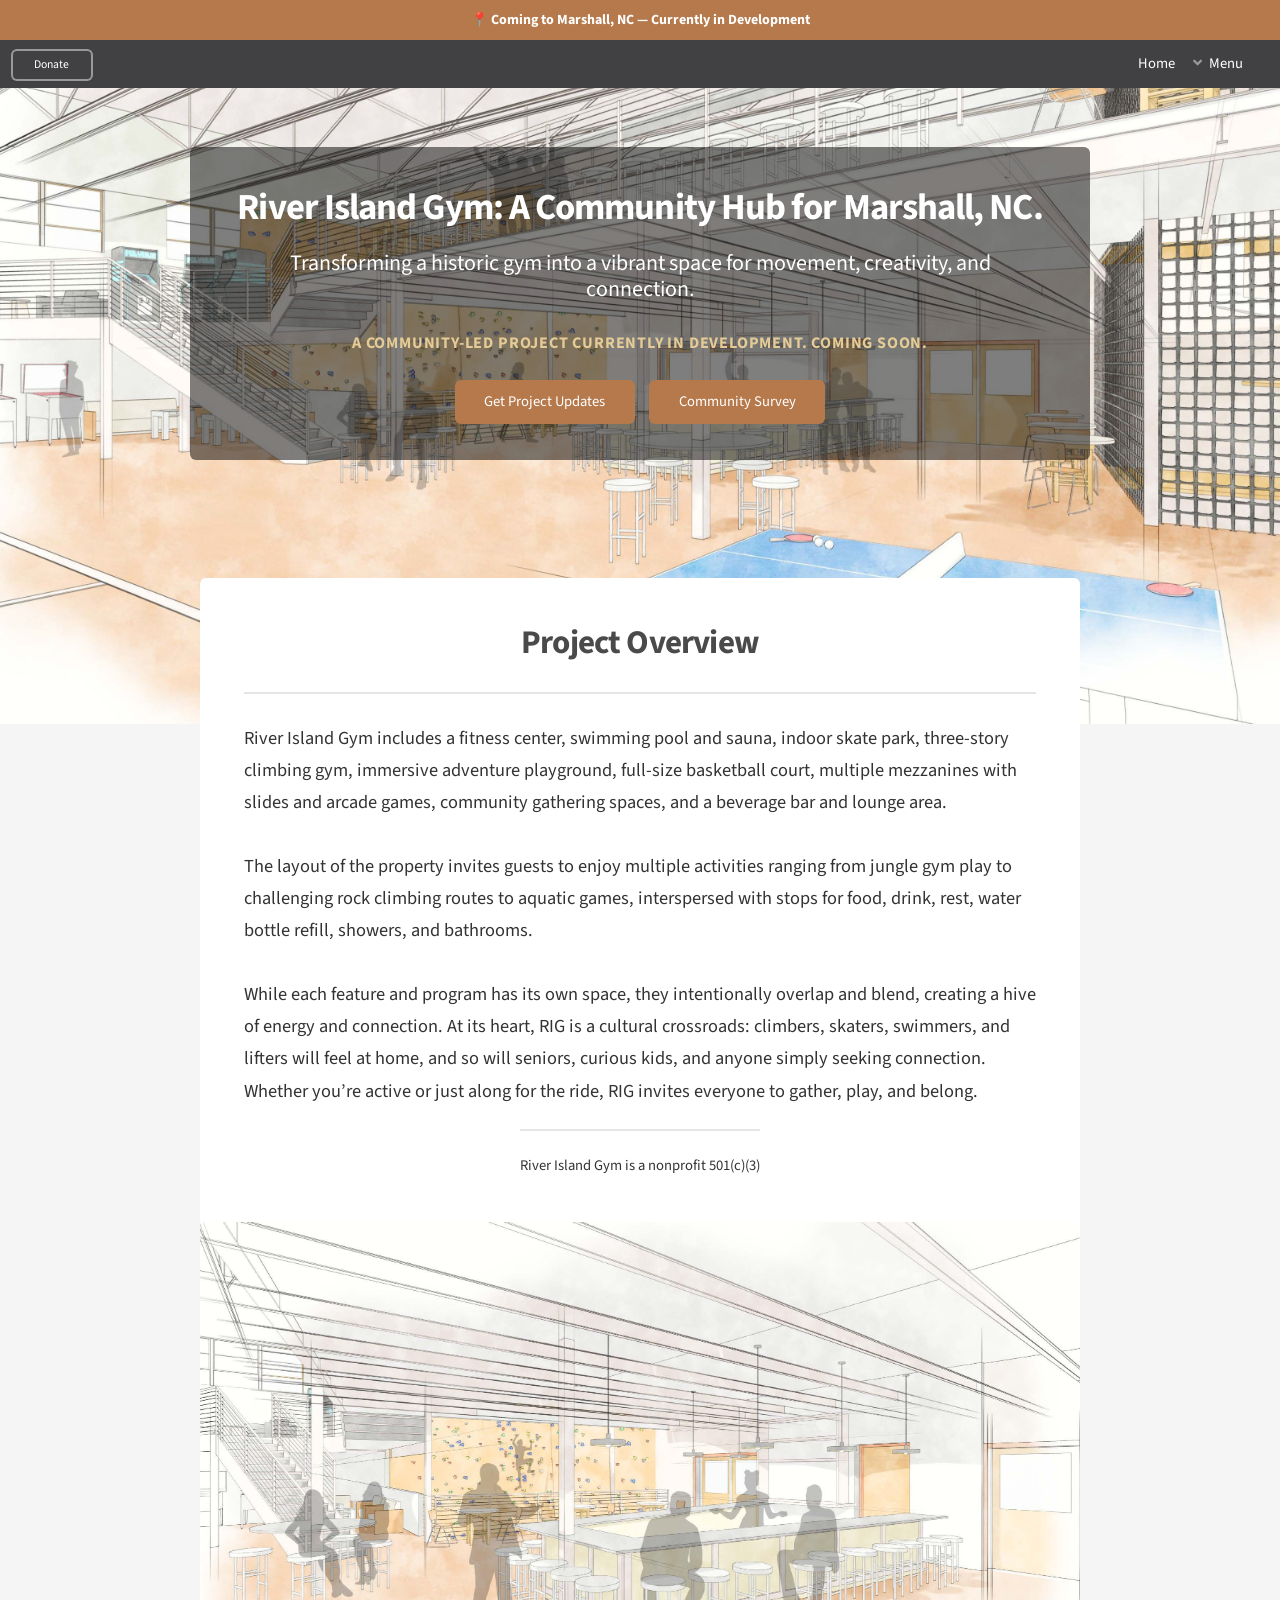
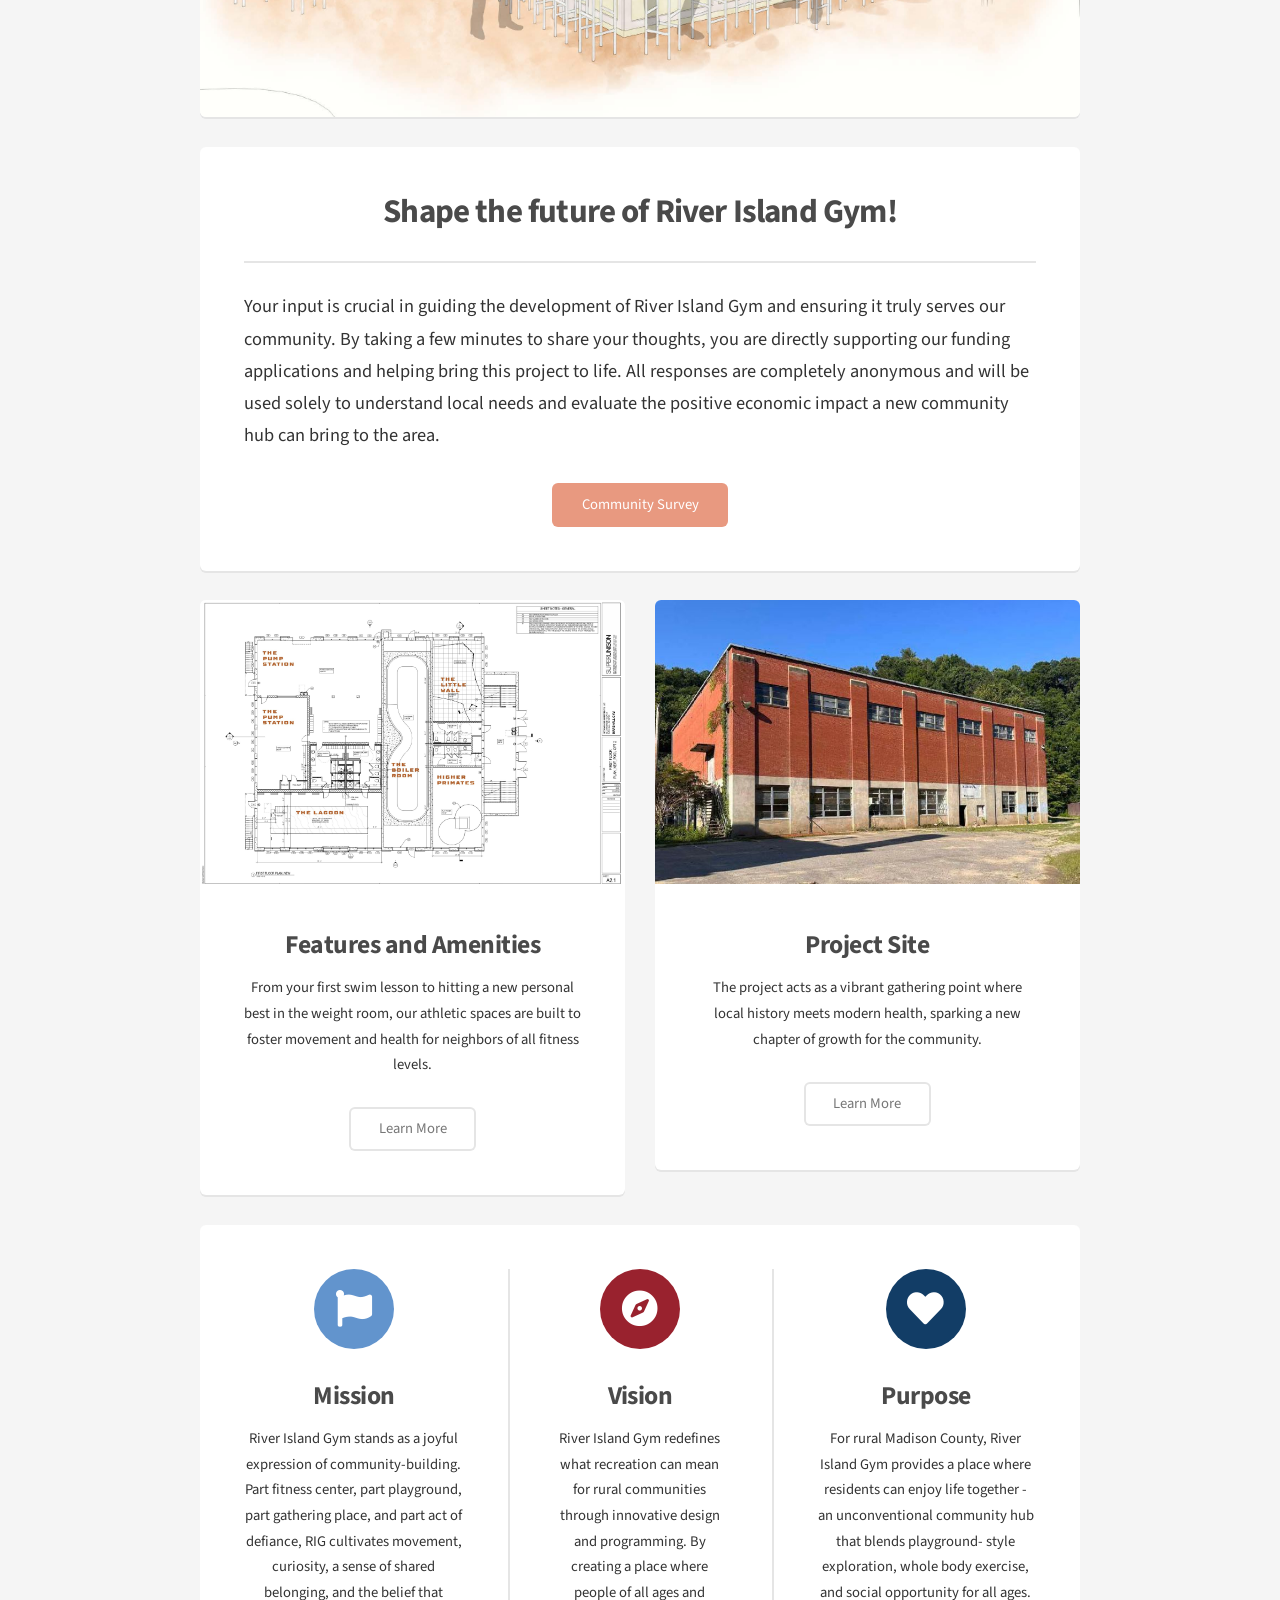
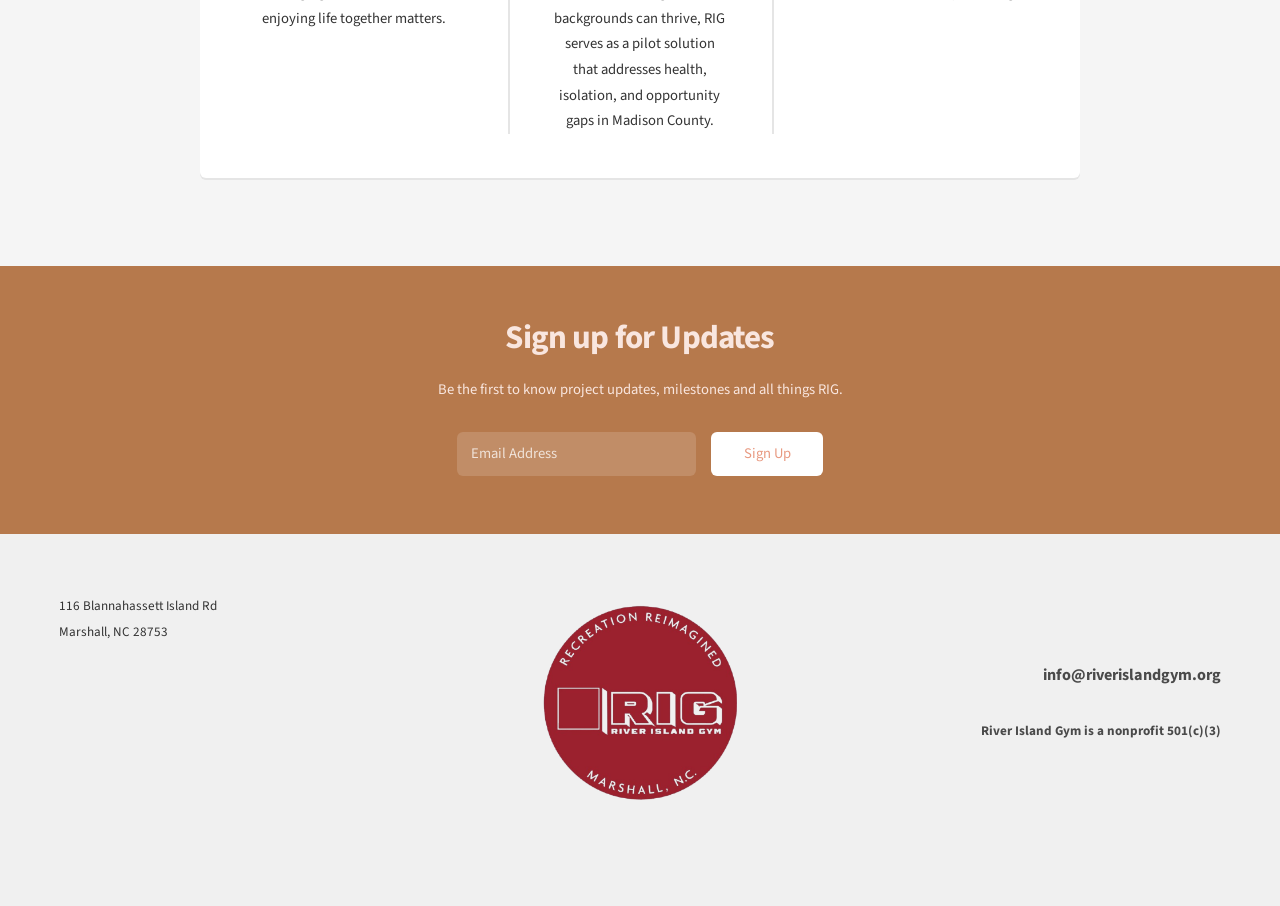
<file: index.html>
<!DOCTYPE HTML>
<!--
	River Island Gym
-->
<html lang="en">
	<head>
		<title>River Island Gym | Marshall, NC Fitness & Community Center</title>
		<meta charset="utf-8" />
		<meta name="viewport" content="width=device-width, initial-scale=1" />
		<meta name="description" content="River Island Gym is a nonprofit community hub in Marshall, NC featuring a fitness center, skate park, climbing wall, pool, and more." />
		<meta property="og:title" content="River Island Gym | Marshall, NC Fitness & Community Center" />
		<meta property="og:description" content="River Island Gym is a nonprofit community hub in Marshall, NC featuring a fitness center, skate park, climbing wall, pool, and more." />
		<meta property="og:image" content="https://www.riverislandgym.org/images/top_banner.jpg" />
		<meta property="og:url" content="https://www.riverislandgym.org/" />
		<meta property="og:type" content="website" />
		<link rel="icon" href="images/favicon.png" type="image/png" />
		<link rel="stylesheet" href="assets/css/main.css" />
			<!-- Google tag (gtag.js) -->
		<script async src="https://www.googletagmanager.com/gtag/js?id=G-6VCPHJTY31"></script>
		<script>
		window.dataLayer = window.dataLayer || [];
		function gtag(){dataLayer.push(arguments);}
		gtag('js', new Date());

		gtag('config', 'G-6VCPHJTY31');
		</script>
	</head>

	<body class="landing is-preload">

		<!-- Announcement Bar -->
			<div id="announcement-bar">
				📍 Coming to Marshall, NC — Currently in Development
			</div>

		<div id="page-wrapper">

			<!-- Header -->
				<header id="header">
					<ul class="header-left-nav">
						<li><a href="donate.html" class="button primary small">Donate</a></li>
					</ul>
					<nav id="nav">
						<ul>
							<li><a href="index.html">Home</a></li>
							<li>
								<a href="#" class="icon solid fa-angle-down">Menu</a>
								<ul>
									<li><a href="spaces.html">Property Features</a></li>
									<li><a href="site.html">Project Site</a></li>
									<li><a href="donate.html">Donate</a></li>
								</ul>
							</li>
						</ul>
					</nav>
				</header>

			<!-- Banner -->
				<section id="banner">
					<div class="content">
						<h1>River Island Gym: A Community Hub for Marshall, NC.</h1>
						<p class="sub-headline">Transforming a historic gym into a vibrant space for movement, creativity, and connection.</p>
						<p class="status-line">A community-led project currently in development. Coming soon.</p>
						<ul class="actions special">
							<li><a href="#cta" class="button primary">Get Project Updates</a></li>
							<li><a href="https://docs.google.com/forms/d/1VFCCfAhdwCK-usRBd5XWWmXsT6wQdbaxqTZ0bWMytRU/viewform?pli=1&pli=1&edit_requested=true" class="button primary" target="_blank" rel="noopener noreferrer">Community Survey</a></li>
						</ul>
					</div>
				</section>

			<!-- Main -->
				<section id="main" class="container">

					<section class="box special">
						<header class="major">
							<h2>Project Overview</h2>
							<p>River Island Gym includes a fitness center, swimming pool and sauna, indoor skate park, three-story climbing
							gym, immersive adventure playground, full-size basketball court, multiple mezzanines with slides and arcade
							games, community gathering spaces, and a beverage bar and lounge area.<br><br>
							The layout of the property invites guests to enjoy multiple activities ranging from jungle gym play to challenging
							rock climbing routes to aquatic games, interspersed with stops for food, drink, rest, water bottle refill, showers,
							and bathrooms.<br><br>
							While each feature and program has its own space, they intentionally overlap and blend, creating a hive of
							energy and connection. At its heart, RIG is a cultural crossroads: climbers, skaters, swimmers, and lifters will
							feel at home, and so will seniors, curious kids, and anyone simply seeking connection. Whether you’re active or
							just along for the ride, RIG invites everyone to gather, play, and belong.
							</p>
							<p>River Island Gym is a nonprofit 501(c)(3)</p>
						</header>
						<span class="image featured"><img src="images/sandbar.jpg" alt="River Island Gym Sandbar lounge area" /></span>
					</section>

					<section class="box special">
						<header class="major">
							<h2>Shape the future of River Island Gym!</h2>
							<p>Your input is crucial in guiding the development of River Island Gym and ensuring it truly serves our community. By taking a few minutes to share your thoughts, you are directly supporting our funding applications and helping bring this project to life. All responses are completely anonymous and will be used solely to understand local needs and evaluate the positive economic impact a new community hub can bring to the area.<br><br></p>
						</header>
						<ul class="actions special">
							<li><a href="https://docs.google.com/forms/d/1VFCCfAhdwCK-usRBd5XWWmXsT6wQdbaxqTZ0bWMytRU/viewform?pli=1&pli=1&edit_requested=true" class="button primary" target="_blank" rel="noopener noreferrer">Community Survey</a></li>
						</ul>
					</section>

					<div class="row">
						<div class="col-6 col-12-narrower">

							<section class="box special">
								<span class="image featured fixed-ratio"><img src="images/architectual_drawing.jpg" alt="River Island Gym features and amenities" /></span>
								<h3>Features and Amenities</h3>
								<p>From your first swim lesson to hitting a new personal best in the weight room, our athletic spaces are built to foster movement and health for neighbors of all fitness levels.</p>
								<ul class="actions special">
									<li><a href="spaces.html" class="button alt">Learn More</a></li>
								</ul>
							</section>

						</div>
						<div class="col-6 col-12-narrower">

							<section class="box special">
								<span class="image featured fixed-ratio"><img src="images/current_building.jpg" alt="Current historic building exterior of River Island Gym" /></span>
								<h3>Project Site</h3>
								<p>The project acts as a vibrant gathering point where local history meets modern health, sparking a new chapter of growth for the community.</p>
								<ul class="actions special">
									<li><a href="site.html" class="button alt">Learn More</a></li>
								</ul>
							</section>

						</div>
					</div>

					<section class="box special features">
						<div class="features-row">
							<section>
								<span class="icon solid major fa-flag accent4"></span>
								<h3>Mission</h3>
								<p>River Island Gym stands as a joyful expression of community-building. Part fitness center, part playground, part gathering place, and part act of defiance, RIG cultivates movement, curiosity, a sense of shared belonging, and the belief that enjoying life together matters.</p>
							</section>
							<section>
								<span class="icon solid major fa-compass accent2"></span>
								<h3>Vision</h3>
								<p>River Island Gym redefines what recreation can mean for rural communities through innovative design and programming. By creating a place where people of all ages and backgrounds can thrive, RIG serves as a pilot solution that addresses health, isolation, and opportunity gaps in Madison County.</p>
							</section>
							<section>
								<span class="icon solid major fa-heart accent3"></span>
								<h3>Purpose</h3>
								<p>For rural Madison County, River Island Gym provides a place where residents can enjoy life together - an unconventional community hub that blends playground- style exploration, whole body exercise, and social opportunity for all ages.</p>
							</section>
						</div>
					</section>

				</section>

			<!-- CTA -->
				<section id="cta">

					<h2>Sign up for Updates</h2>
					<p>Be the first to know project updates, milestones and all things RIG.</p>

					<form method="POST" action="https://api.web3forms.com/submit">
						<input type="hidden" name="access_key" value="9e22d08b-8946-438e-a63d-2a989fbc5acf">
						
						<!-- Honeypot Spam Protection -->
						<input type="checkbox" name="botcheck" class="hidden" style="display: none;">
						<div class="row gtr-50 gtr-uniform">
							<div class="col-8 col-12-mobilep">
								<input type="email" name="email" id="email" placeholder="Email Address" required />
							</div>
							<div class="col-4 col-12-mobilep">
								<input type="submit" value="Sign Up" class="fit" />
							</div>
						</div>
					</form>

				</section>

			<!-- Footer -->
				<footer id="footer">
					<div class="footer-location">
						<p>116 Blannahassett Island Rd<br>Marshall, NC 28753</p>
						<iframe src="https://maps.google.com/maps?q=116%20Blannahassett%20Island%20Rd,%20Marshall,%20NC%2028753&t=&z=13&ie=UTF8&iwloc=&output=embed" width="100%" height="150" style="border:0; border-radius: 6px; margin-top: 1em;" allowfullscreen="" loading="lazy"></iframe>
					</div>
					<div class="footer-logo">
						<img src="images/rig_red_circle.png" alt="River Island Gym Logo" />
					</div>
					<div class="footer-contact">
						<!--
						<ul class="icons">
							<li><a href="#" class="icon brands fa-twitter"><span class="label">Twitter</span></a></li>
							<li><a href="#" class="icon brands fa-facebook-f"><span class="label">Facebook</span></a></li>
							<li><a href="#" class="icon brands fa-instagram"><span class="label">Instagram</span></a></li>
						</ul>
						-->
						<h4><a href="mailto:info@riverislandgym.org">info@riverislandgym.org</a></h4>
						<br><h5>River Island Gym is a nonprofit 501(c)(3)</h5>
					</div>
	
				</footer>

		</div>

		<!-- Scripts -->
			<script src="assets/js/jquery.min.js"></script>
			<script src="assets/js/jquery.dropotron.min.js"></script>
			<script src="assets/js/jquery.scrollex.min.js"></script>
			<script src="assets/js/browser.min.js"></script>
			<script src="assets/js/breakpoints.min.js"></script>
			<script src="assets/js/util.js"></script>
			<script src="assets/js/main.js"></script>

	</body>
</html>
</file>
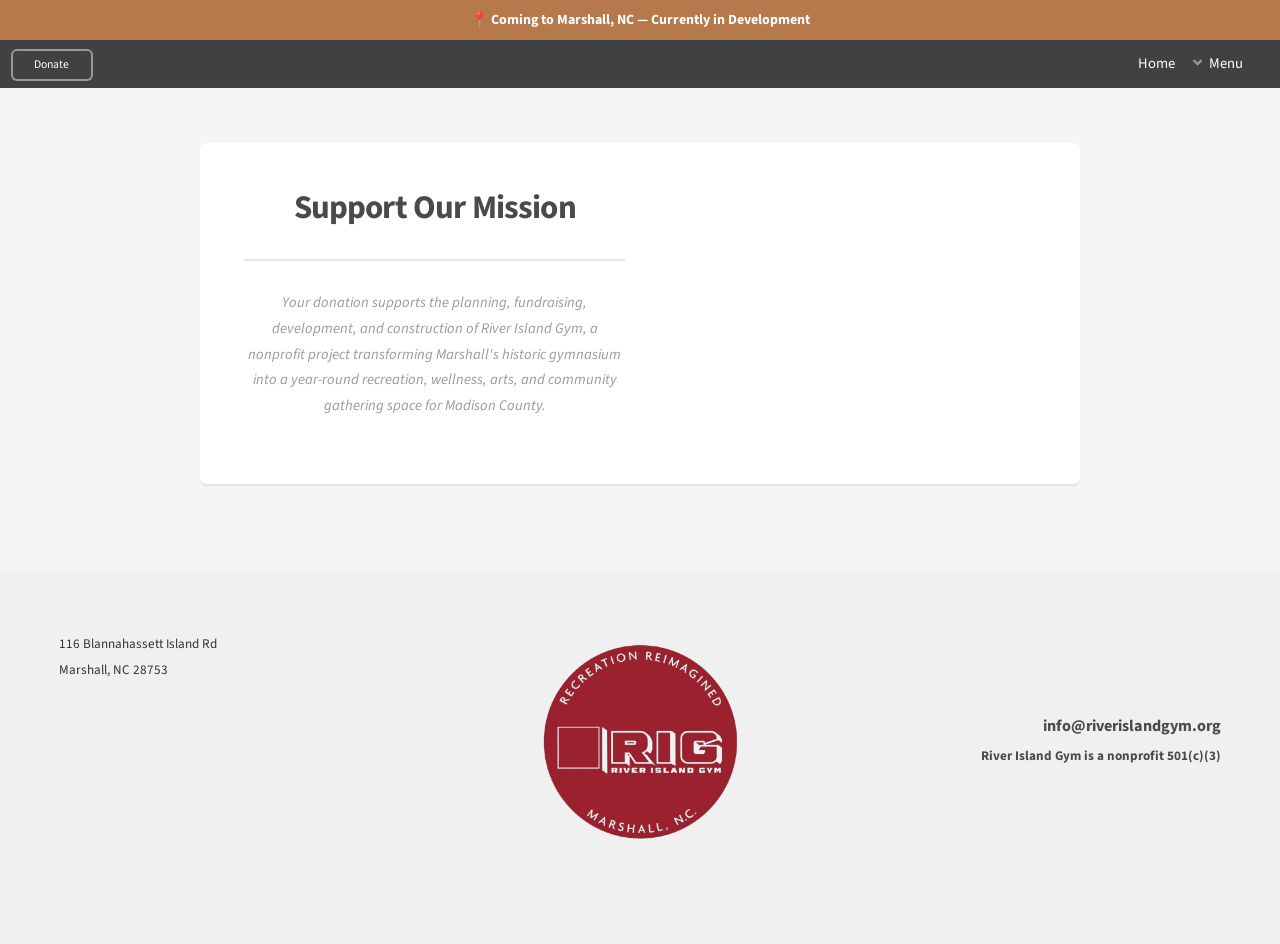
<file: donate.html>
<!DOCTYPE HTML>
<!--
	River Island Gym
	Donate Page
-->
<html lang="en">
	<head>
		<title>Donate | River Island Gym</title>
		<meta charset="utf-8" />
		<meta name="viewport" content="width=device-width, initial-scale=1" />
		<meta name="description" content="Support River Island Gym's mission to build a vibrant community hub in Marshall, NC. Your donations help us create a space for movement and connection." />
		<link rel="icon" href="images/favicon.png" type="image/png" />
		<link rel="stylesheet" href="assets/css/main.css" />
			<!-- Google tag (gtag.js) -->
		<script async src="https://www.googletagmanager.com/gtag/js?id=G-6VCPHJTY31"></script>
		<script>
		window.dataLayer = window.dataLayer || [];
		function gtag(){dataLayer.push(arguments);}
		gtag('js', new Date());

		gtag('config', 'G-6VCPHJTY31');
		</script>
		<!-- Givebutter Widget Script -->
		<script>
			window.Givebutter = window.Givebutter || function () { (Givebutter.q = Givebutter.q || []).push(arguments) };
			Givebutter.l = +new Date;
		</script>
		<script async src="https://widgets.givebutter.com/latest.js?acct=kIxzbBEhztyHpo4u"></script>
	</head>

	<body class="is-preload">

		<!-- Announcement Bar -->
			<div id="announcement-bar">
				📍 Coming to Marshall, NC — Currently in Development
			</div>

		<div id="page-wrapper">

			<!-- Header -->
				<header id="header">
					<ul class="header-left-nav">
						<li><a href="donate.html" class="button primary small">Donate</a></li>
					</ul>
					<nav id="nav">
						<ul>
							<li><a href="index.html">Home</a></li>
							<li>
								<a href="#" class="icon solid fa-angle-down">Menu</a>
								<ul>
									<li><a href="spaces.html">Property Features</a></li>
									<li><a href="site.html">Project Site</a></li>
									<li><a href="donate.html">Donate</a></li>
								</ul>
							</li>
						</ul>
					</nav>
				</header>

			<!-- Main -->
				<section id="main" class="container">
                    <section class="box special">

					<div class="row">
						<div class="col-6 col-12-narrower">
							<header>
								<h2>Support Our Mission</h2>
                                <hr />
								<p>Your donation supports the planning, fundraising, development, and construction of River Island Gym, a nonprofit project transforming Marshall's historic gymnasium into a year-round recreation, wellness, arts, and community gathering space for Madison County.</p>
							</header>
							
						</div>
						<div class="col-6 col-12-narrower">
							<!-- Givebutter Inline Donation Form -->
							<givebutter-widget id="p5Maax" inline></givebutter-widget>
						</div>
					</div>
                    </section>
				</section>

			<!-- Footer -->
				<footer id="footer">
					<div class="footer-location">
						<p>116 Blannahassett Island Rd<br>Marshall, NC 28753</p>
						<iframe src="https://maps.google.com/maps?q=116%20Blannahassett%20Island%20Rd,%20Marshall,%20NC%2028753&t=&z=13&ie=UTF8&iwloc=&output=embed" width="100%" height="150" style="border:0; border-radius: 6px; margin-top: 1em;" allowfullscreen="" loading="lazy"></iframe>
					</div>
					<div class="footer-logo">
						<img src="images/rig_red_circle.png" alt="River Island Gym Logo" />
					</div>
					<div class="footer-contact">
						<!--
						<ul class="icons">
							<li><a href="#" class="icon brands fa-twitter"><span class="label">Twitter</span></a></li>
							<li><a href="#" class="icon brands fa-facebook-f"><span class="label">Facebook</span></a></li>
							<li><a href="#" class="icon brands fa-instagram"><span class="label">Instagram</span></a></li>
						</ul>
						-->
						<h4><a href="mailto:info@riverislandgym.org">info@riverislandgym.org</a></h4>
														<h5>River Island Gym is a nonprofit 501(c)(3)</h5>
					</div>
	
				</footer>
		</div>

		<!-- Scripts -->
			<script src="assets/js/jquery.min.js"></script>
			<script src="assets/js/jquery.dropotron.min.js"></script>
			<script src="assets/js/jquery.scrollex.min.js"></script>
			<script src="assets/js/browser.min.js"></script>
			<script src="assets/js/breakpoints.min.js"></script>
			<script src="assets/js/util.js"></script>
			<script src="assets/js/main.js"></script>

	</body>
</html>
</file>
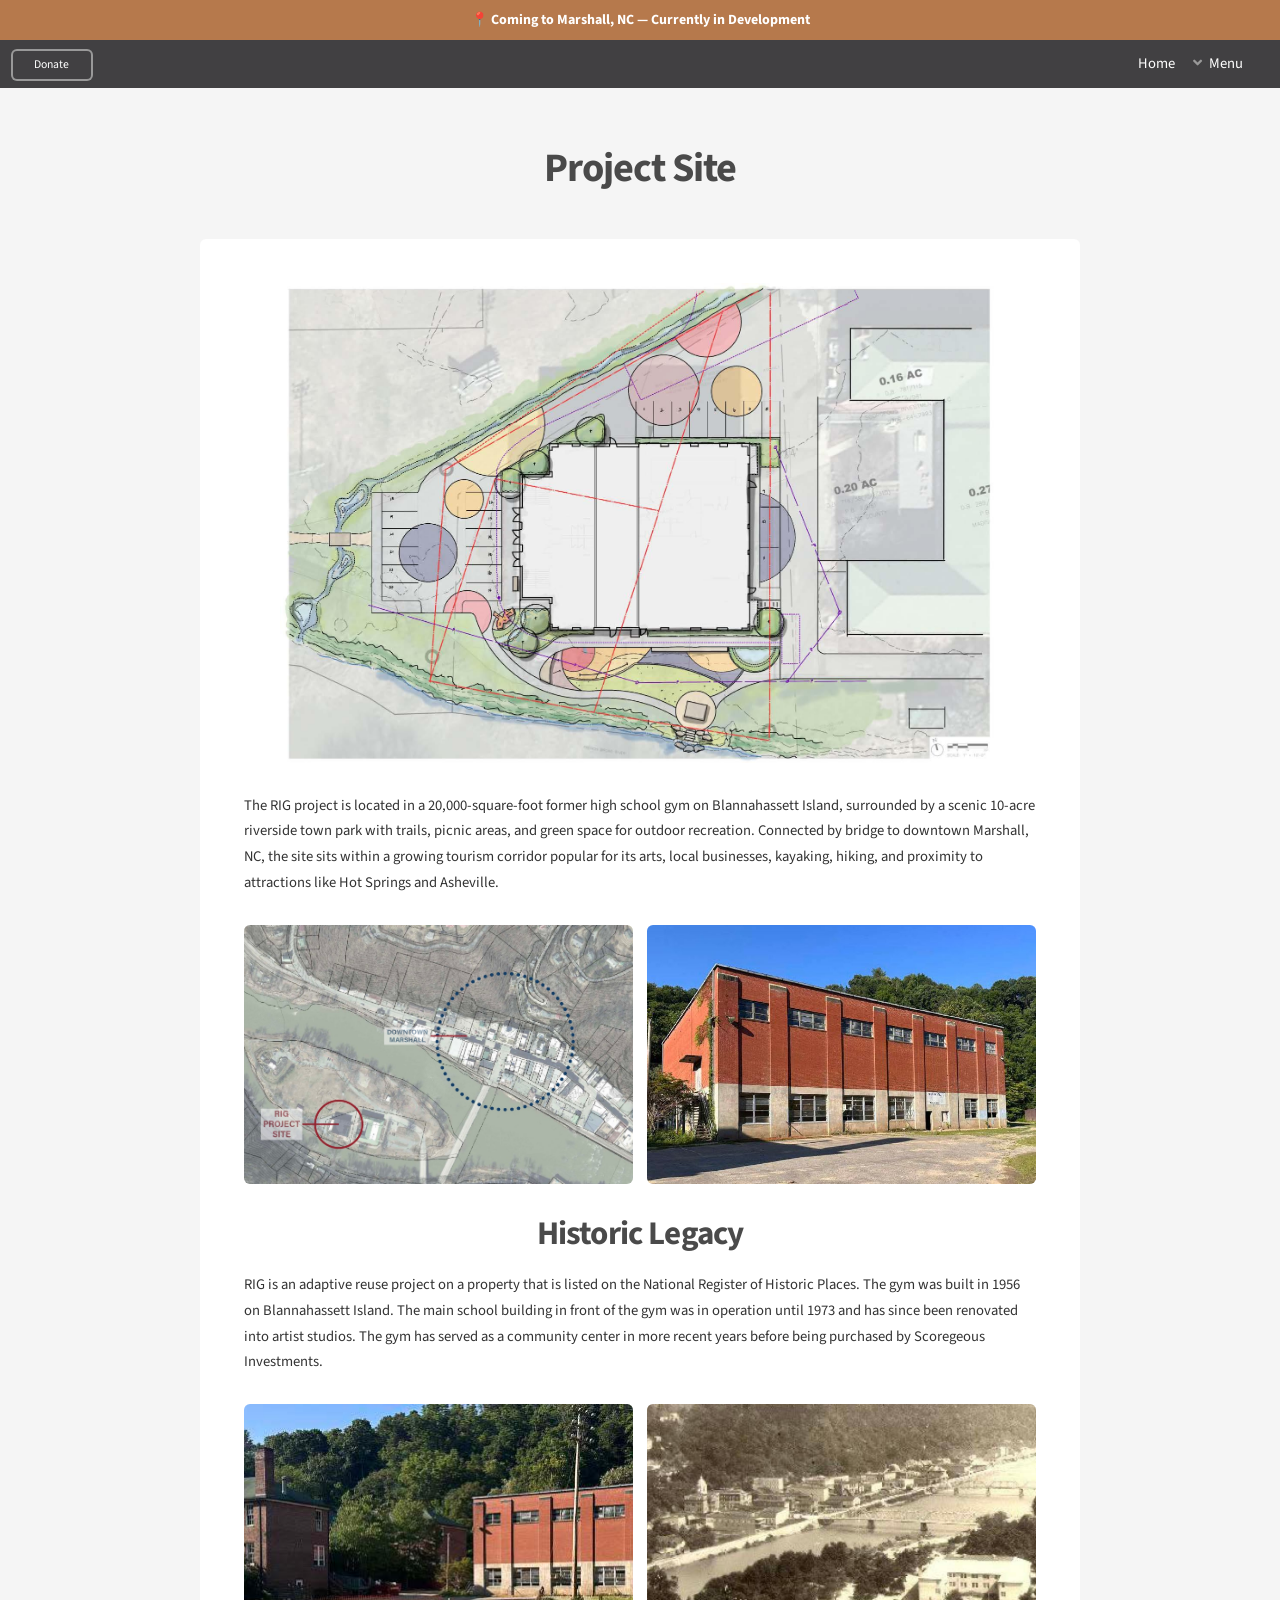
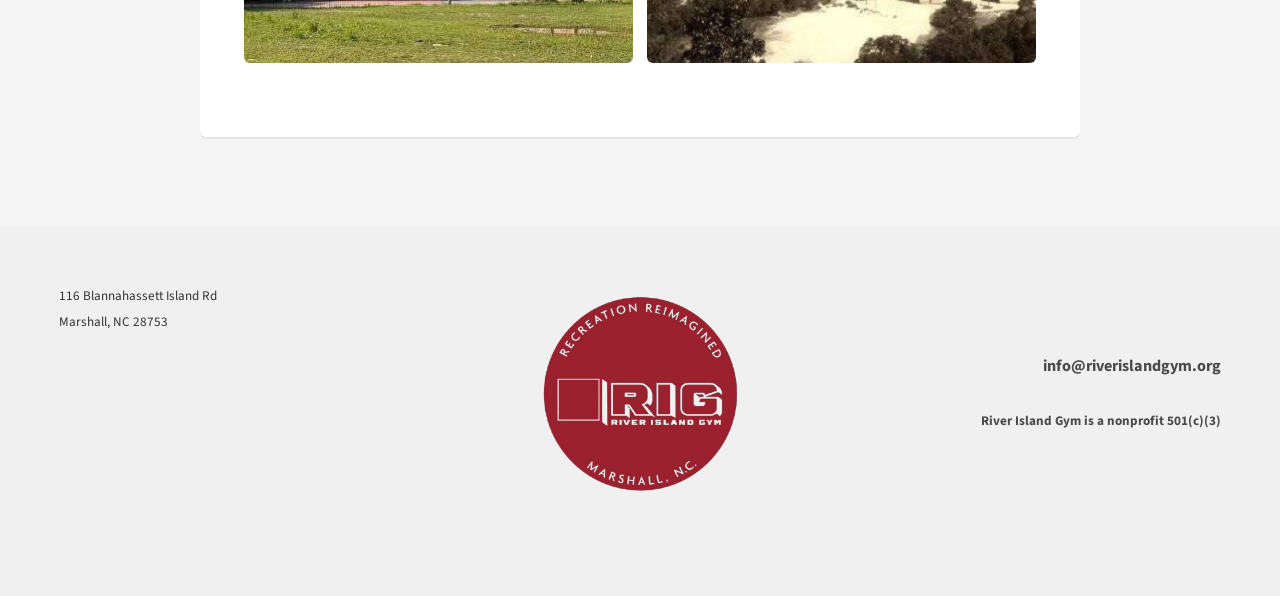
<file: site.html>
<!DOCTYPE HTML>
<!--
	River Island Gym 
    Project Site
-->
<html lang="en">
	<head>
		<title>Project Site | River Island Gym - Marshall, NC</title>
		<meta charset="utf-8" />
		<meta name="viewport" content="width=device-width, initial-scale=1" />
		<meta name="description" content="Discover the project site of River Island Gym on Blannahassett Island in Marshall, NC. An adaptive reuse of a historic high school gym." />
		<meta property="og:title" content="Project Site | River Island Gym - Marshall, NC" />
		<meta property="og:description" content="Discover the project site of River Island Gym on Blannahassett Island in Marshall, NC. An adaptive reuse of a historic high school gym." />
		<meta property="og:image" content="https://www.riverislandgym.org/images/landscape_plans.jpg" />
		<meta property="og:url" content="https://www.riverislandgym.org/site.html" />
		<meta property="og:type" content="website" />
		<link rel="icon" href="images/favicon.png" type="image/png" />
		<link rel="stylesheet" href="assets/css/main.css" />
			<!-- Google tag (gtag.js) -->
		<script async src="https://www.googletagmanager.com/gtag/js?id=G-6VCPHJTY31"></script>
		<script>
		window.dataLayer = window.dataLayer || [];
		function gtag(){dataLayer.push(arguments);}
		gtag('js', new Date());

		gtag('config', 'G-6VCPHJTY31');
		</script>
	</head>

	<body class="is-preload">
		<!-- Announcement Bar -->
			<div id="announcement-bar">
				📍 Coming to Marshall, NC — Currently in Development
			</div>

		<div id="page-wrapper">

			<!-- Header -->
				<header id="header">
					<ul class="header-left-nav">
						<li><a href="donate.html" class="button primary small">Donate</a></li>
					</ul>
					<nav id="nav">
						<ul>
							<li><a href="index.html">Home</a></li>
							<li>
								<a href="#" class="icon solid fa-angle-down">Menu</a>
								<ul>
									<li><a href="spaces.html">Property Features</a></li>
									<li><a href="site.html">Project Site</a></li>
									<li><a href="donate.html">Donate</a></li>
								</ul>
							</li>
						</ul>
					</nav>
				</header>

			<!-- Main -->
				<section id="main" class="container">
					<header>
						<h2>Project Site</h2>
					</header>
					<div class="box">
						<span class="image fit medium"><img src="images/landscape_plans.jpg" alt="Landscape plans for River Island Gym site" /></span>
						<p>The RIG project is located in a 20,000-square-foot former high school gym on Blannahassett Island, surrounded by a scenic 10-acre riverside town park with trails, picnic areas, and green space for outdoor recreation. Connected by bridge to downtown Marshall, NC, the site sits within a growing tourism corridor popular for its arts, local businesses, kayaking, hiking, and proximity to attractions like Hot Springs and Asheville.</p>
                        <div class="row gtr-50">
							<div class="col-6 col-12-mobilep">
								<span class="image fit fixed-ratio"><img src="images/satellite_view.jpg" alt="Satellite view of Blannahassett Island" /></span>
							</div>
							<div class="col-6 col-12-mobilep">
								<span class="image fit fixed-ratio"><img src="images/current_building.jpg" alt="Current building exterior" /></span>
							</div>
                        </div>
                        <h2 class="align-center">Historic Legacy</h2>
						<p>RIG is an adaptive reuse project on a property that is listed on the National Register of Historic Places. The gym was built in 1956 on Blannahassett Island. The main school building in front of the gym was in operation until 1973 and has since been renovated into artist studios. The gym has served as a community center in more recent years before being purchased by Scoregeous Investments.</p>
                        <div class="row gtr-50">
							<div class="col-6 col-12-mobilep">
								<span class="image fit fixed-ratio"><img src="images/two_buildings.jpg" alt="Historic school and gym buildings on Blannahassett Island" /></span>
							</div>
							<div class="col-6 col-12-mobilep">
								<span class="image fit fixed-ratio"><img src="images/downtown_historic.jpg" alt="Historic downtown Marshall near Blannahassett Island" /></span>
							</div>
                        </div>
					</div>
				</section>

			<!-- Footer -->
				<footer id="footer">
					<div class="footer-location">
						<p>116 Blannahassett Island Rd<br>Marshall, NC 28753</p>
						<iframe src="https://maps.google.com/maps?q=116%20Blannahassett%20Island%20Rd,%20Marshall,%20NC%2028753&t=&z=13&ie=UTF8&iwloc=&output=embed" width="100%" height="150" style="border:0; border-radius: 6px; margin-top: 1em;" allowfullscreen="" loading="lazy"></iframe>
					</div>
					<div class="footer-logo">
						<img src="images/rig_red_circle.png" alt="River Island Gym Logo" />
					</div>
					<div class="footer-contact">
						<!--
						<ul class="icons">
							<li><a href="#" class="icon brands fa-twitter"><span class="label">Twitter</span></a></li>
							<li><a href="#" class="icon brands fa-facebook-f"><span class="label">Facebook</span></a></li>
							<li><a href="#" class="icon brands fa-instagram"><span class="label">Instagram</span></a></li>
						</ul>
						-->
						<h4><a href="mailto:info@riverislandgym.org">info@riverislandgym.org</a></h4>
						<br><h5>River Island Gym is a nonprofit 501(c)(3)</h5>
					</div>
	
				</footer>

		</div>

		<!-- Scripts -->
			<script src="assets/js/jquery.min.js"></script>
			<script src="assets/js/jquery.dropotron.min.js"></script>
			<script src="assets/js/jquery.scrollex.min.js"></script>
			<script src="assets/js/browser.min.js"></script>
			<script src="assets/js/breakpoints.min.js"></script>
			<script src="assets/js/util.js"></script>
			<script src="assets/js/main.js"></script>

	</body>
</html>
</file>
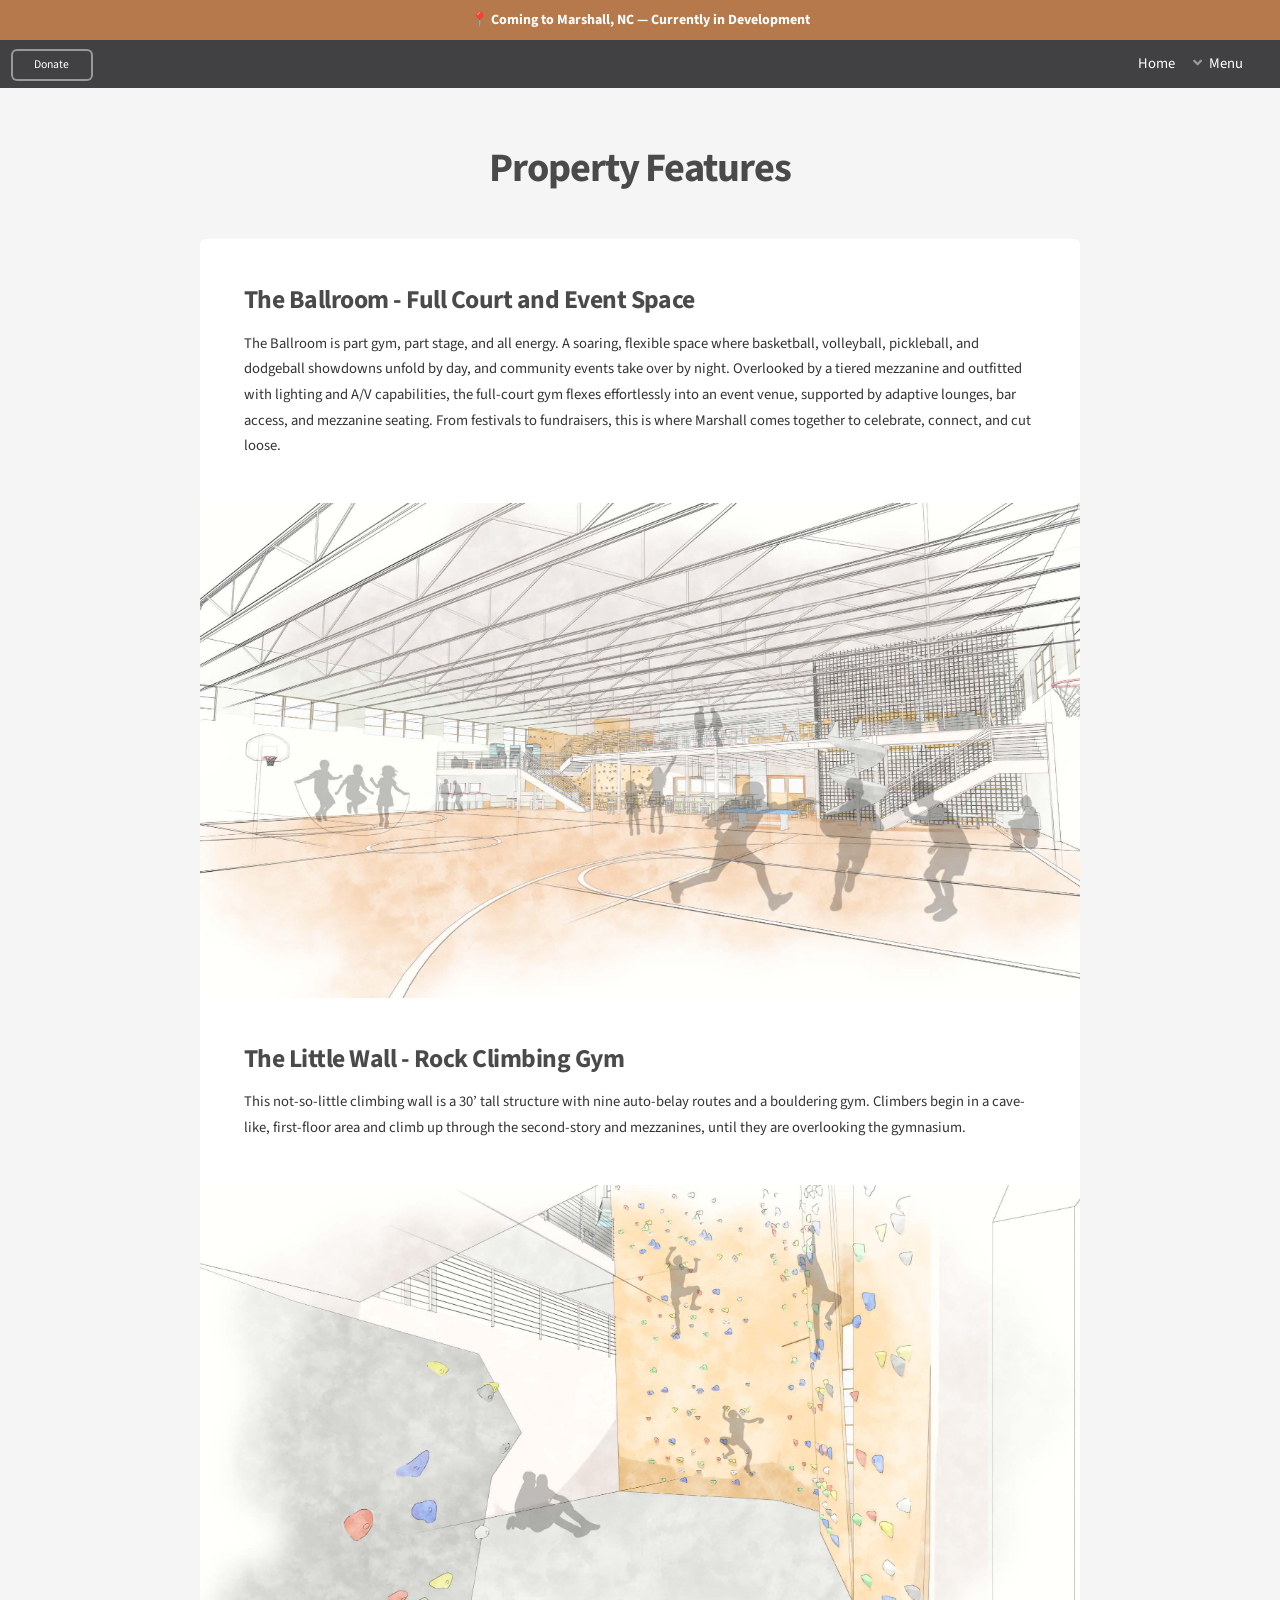
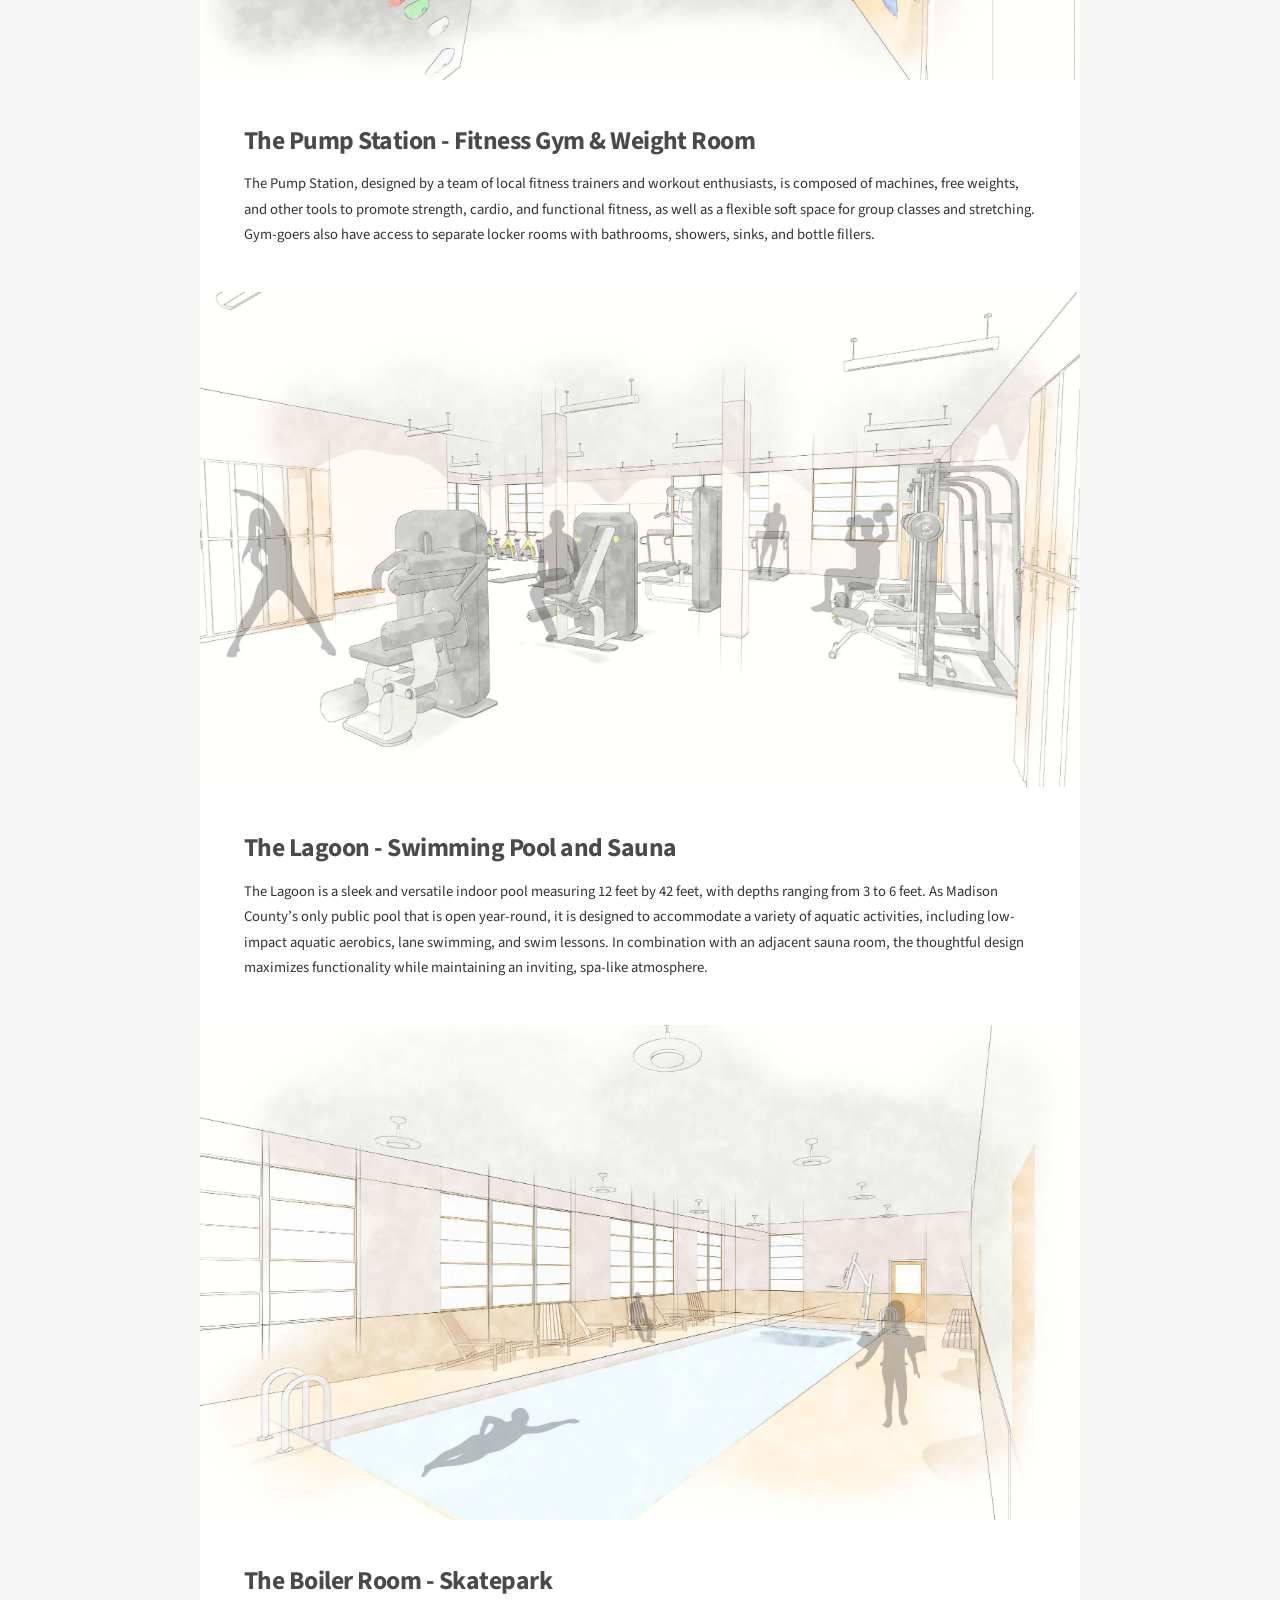
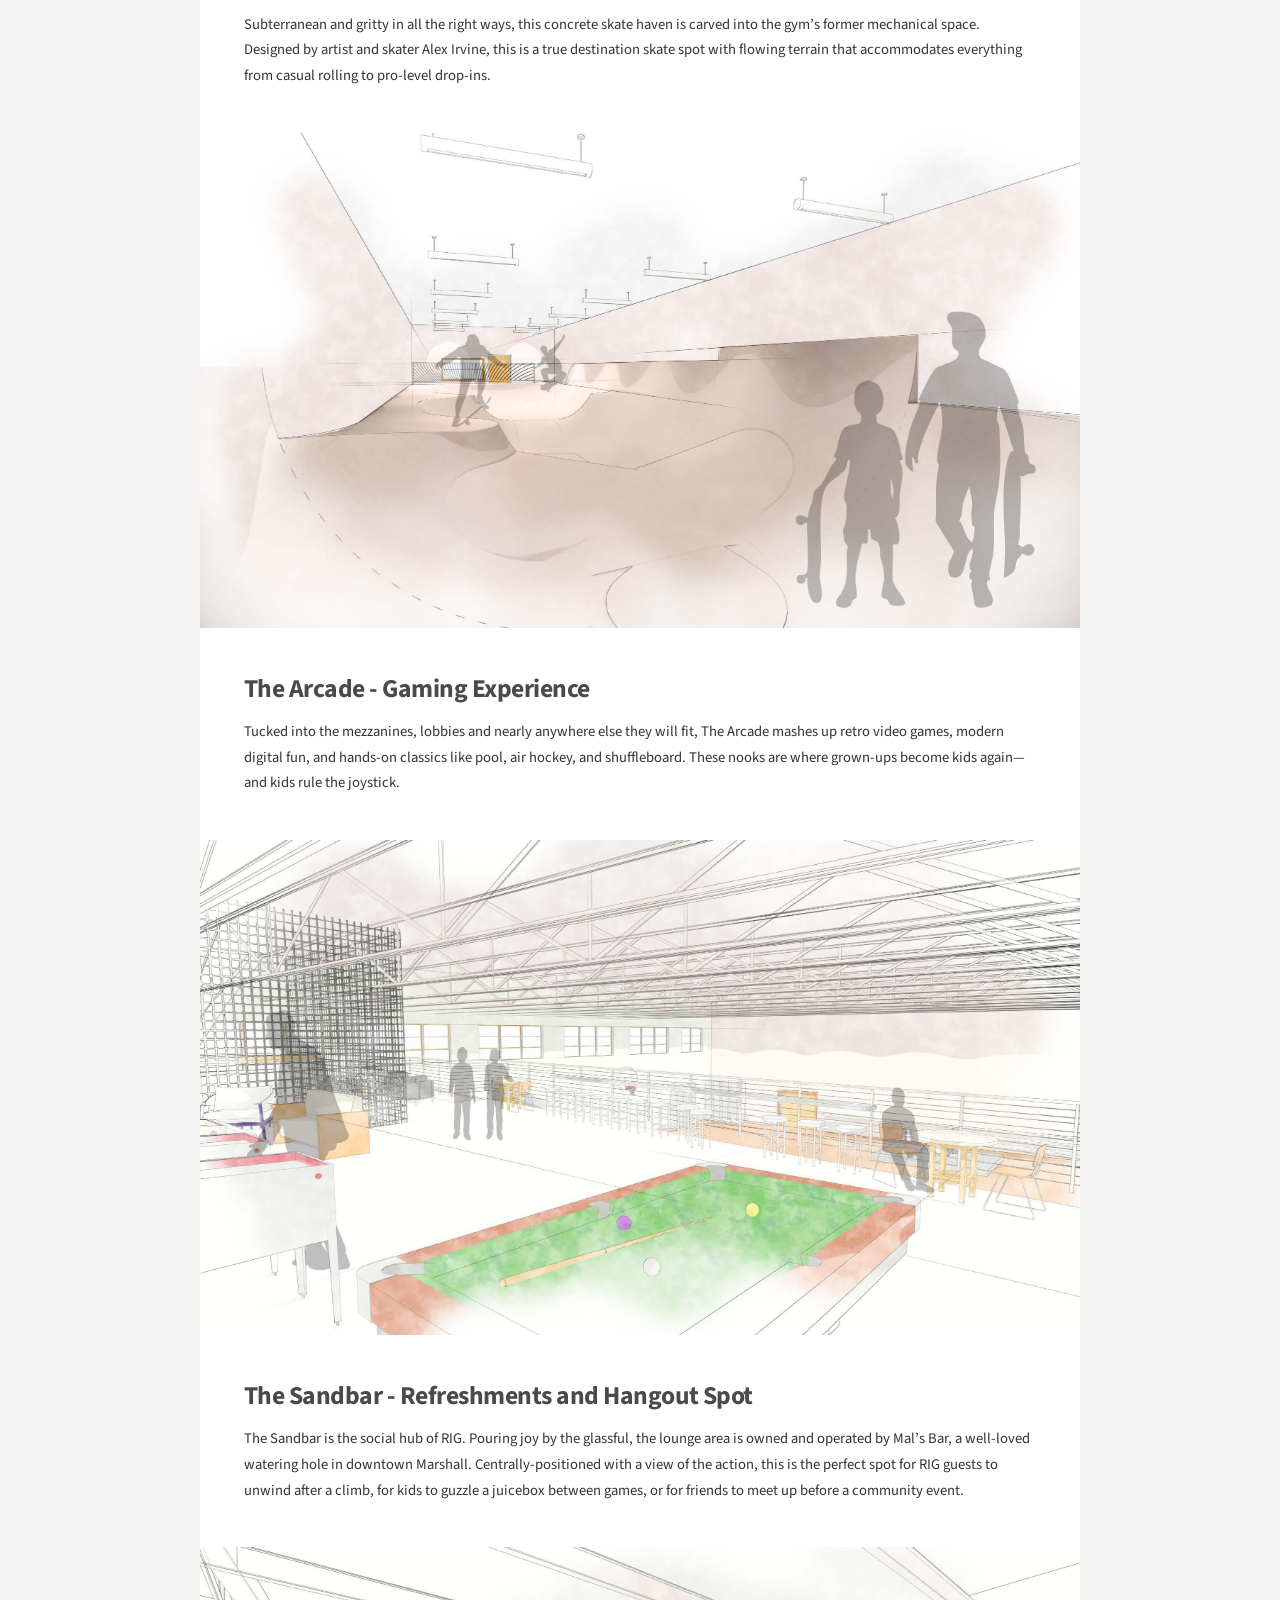
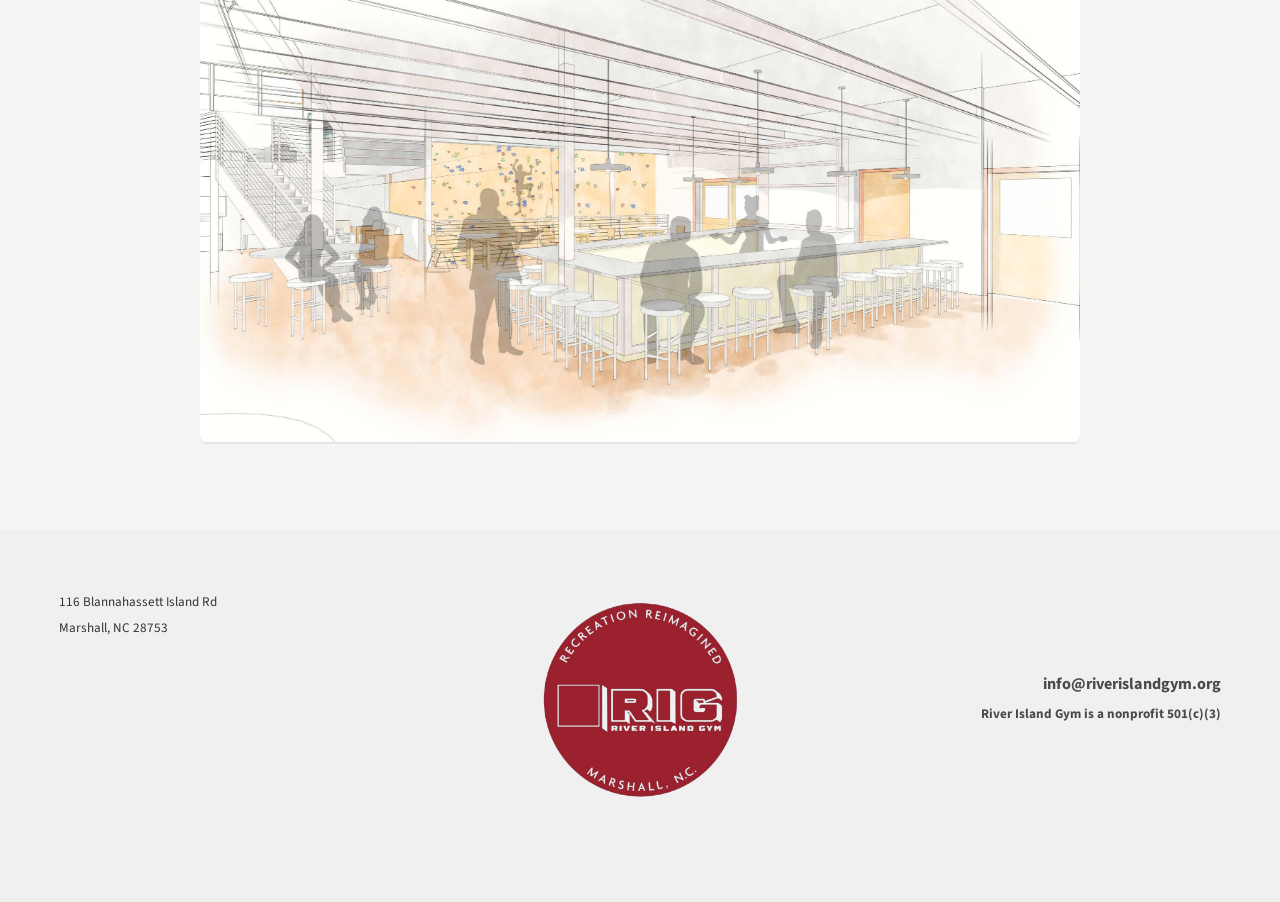
<file: spaces.html>
<!DOCTYPE HTML>
<!--
	River Island Gym 
    Athletic and Social Spaces
-->
<html lang="en">
	<head>
		<title>Property Features & Spaces | River Island Gym</title>
		<meta charset="utf-8" />
		<meta name="viewport" content="width=device-width, initial-scale=1" />
		<meta name="description" content="Explore the diverse spaces at River Island Gym, including the Ballroom, Little Wall climbing gym, Pump Station, Lagoon pool, Boiler Room skatepark, and more." />
		<meta property="og:title" content="Property Features & Spaces | River Island Gym" />
		<meta property="og:description" content="Explore the diverse spaces at River Island Gym, including the Ballroom, Little Wall climbing gym, Pump Station, Lagoon pool, Boiler Room skatepark, and more." />
		<meta property="og:image" content="https://www.riverislandgym.org/images/ballroom.jpg" />
		<meta property="og:url" content="https://www.riverislandgym.org/spaces.html" />
		<link rel="icon" href="images/favicon.png" type="image/png" />
		<meta property="og:type" content="website" />
		<link rel="stylesheet" href="assets/css/main.css" />
			<!-- Google tag (gtag.js) -->
		<script async src="https://www.googletagmanager.com/gtag/js?id=G-6VCPHJTY31"></script>
		<script>
		window.dataLayer = window.dataLayer || [];
		function gtag(){dataLayer.push(arguments);}
		gtag('js', new Date());

		gtag('config', 'G-6VCPHJTY31');
		</script>
	</head>

	<body class="is-preload">
			<div id="announcement-bar">
				📍 Coming to Marshall, NC — Currently in Development
			</div>

		<div id="page-wrapper">

			<!-- Header -->
				<header id="header">
					<ul class="header-left-nav">
						<li><a href="donate.html" class="button primary small">Donate</a></li>
					</ul>
					<nav id="nav">
						<ul>
							<li><a href="index.html">Home</a></li>
							<li>
								<a href="#" class="icon solid fa-angle-down">Menu</a>
								<ul>
									<li><a href="spaces.html">Property Features</a></li>
									<li><a href="site.html">Project Site</a></li>
									<li><a href="donate.html">Donate</a></li>
								</ul>
							</li>
						</ul>
					</nav>
				</header>

			<!-- Main -->
				<section id="main" class="container">
					<header>
						<h2>Property Features</h2>
					</header>
					<div class="box">
                        <h3>The Ballroom - Full Court and Event Space</h3>
                        <p>The Ballroom is part gym, part stage, and all energy. A soaring, flexible space where basketball, volleyball, pickleball, and dodgeball showdowns unfold by day, and community events take over by night. Overlooked by a tiered mezzanine and outfitted with lighting and A/V capabilities, the full-court gym flexes effortlessly into an event venue, supported by adaptive lounges, bar access, and mezzanine seating. From festivals to fundraisers, this is where Marshall comes together to celebrate, connect, and cut loose.</p>
						<span class="image featured"><img src="images/ballroom.jpg" alt="The Ballroom full court and event space" /></span>
						<h3>The Little Wall - Rock Climbing Gym</h3>
                        <p>This not-so-little climbing wall is a 30’ tall structure with nine auto-belay routes and a bouldering gym. Climbers begin in a cave-like, first-floor area and climb up through the second-story and mezzanines, until they are overlooking the gymnasium. </p>
						<span class="image featured"><img src="images/little_wall.jpg" alt="The Little Wall rock climbing gym" /></span>
                        <h3>The Pump Station - Fitness Gym & Weight Room</h3>
                        <p>The Pump Station, designed by a team of local fitness trainers and workout enthusiasts, is composed of machines, free weights, and other tools to promote strength, cardio, and functional fitness, as well as a flexible soft space for group classes and stretching. Gym-goers also have access to separate locker rooms with bathrooms, showers, sinks, and bottle fillers.</p>
						<span class="image featured"><img src="images/pump_station.jpg" alt="The Pump Station fitness gym and weight room" /></span>
                        <h3>The Lagoon - Swimming Pool and Sauna</h3>
                        <p>The Lagoon is a sleek and versatile indoor pool measuring 12 feet by 42 feet, with depths ranging from 3 to 6 feet. As Madison County’s only public pool that is open year-round, it is designed to accommodate a variety of aquatic activities, including low-impact aquatic aerobics, lane swimming, and swim lessons. In combination with an adjacent sauna room, the thoughtful design maximizes functionality while maintaining an inviting, spa-like atmosphere.</p>
						<span class="image featured"><img src="images/lagoon.jpg" alt="The Lagoon swimming pool and sauna" /></span>
                        <h3>The Boiler Room - Skatepark</h3>
                        <p>Subterranean and gritty in all the right ways, this concrete skate haven is carved into the gym’s former mechanical space. Designed by artist and skater Alex Irvine, this is a true destination skate spot with flowing terrain that accommodates everything from casual rolling to pro-level drop-ins.</p>
						<span class="image featured"><img src="images/boiler_room.jpg" alt="The Boiler Room indoor skatepark" /></span>
                        <h3>The Arcade - Gaming Experience</h3>
                        <p>Tucked into the mezzanines, lobbies and nearly anywhere else they will fit, The Arcade mashes up retro video games, modern digital fun, and hands-on classics like pool, air hockey, and shuffleboard. These nooks are where grown-ups become kids again—and kids rule the joystick.</p>
						<span class="image featured"><img src="images/arcade.jpg" alt="The Arcade gaming experience" /></span>
                        <h3>The Sandbar - Refreshments and Hangout Spot</h3>
                        <p>The Sandbar is the social hub of RIG. Pouring joy by the glassful, the lounge area is owned and operated by Mal’s Bar, a well-loved watering hole in downtown Marshall. Centrally-positioned with a view of the action, this is the perfect spot for RIG guests to unwind after a climb, for kids to guzzle a juicebox between games, or for friends to meet up before a community event.</p>
						<span class="image featured"><img src="images/sandbar.jpg" alt="The Sandbar refreshments and hangout spot" /></span>
					</div>
				</section>

			<!-- Footer -->
				<footer id="footer">
					<div class="footer-location">
						<p>116 Blannahassett Island Rd<br>Marshall, NC 28753</p>
						<iframe src="https://maps.google.com/maps?q=116%20Blannahassett%20Island%20Rd,%20Marshall,%20NC%2028753&t=&z=13&ie=UTF8&iwloc=&output=embed" width="100%" height="150" style="border:0; border-radius: 6px; margin-top: 1em;" allowfullscreen="" loading="lazy"></iframe>
					</div>
					<div class="footer-logo">
						<img src="images/rig_red_circle.png" alt="River Island Gym Logo" />
					</div>
					<div class="footer-contact">
						<!--
						<ul class="icons">
							<li><a href="#" class="icon brands fa-twitter"><span class="label">Twitter</span></a></li>
							<li><a href="#" class="icon brands fa-facebook-f"><span class="label">Facebook</span></a></li>
							<li><a href="#" class="icon brands fa-instagram"><span class="label">Instagram</span></a></li>
						</ul>
						-->
						<h4><a href="mailto:info@riverislandgym.org">info@riverislandgym.org</a></h4>
						<h5>River Island Gym is a nonprofit 501(c)(3)</h5>
					</div>
	
				</footer>
		</div>

		<!-- Scripts -->
			<script src="assets/js/jquery.min.js"></script>
			<script src="assets/js/jquery.dropotron.min.js"></script>
			<script src="assets/js/jquery.scrollex.min.js"></script>
			<script src="assets/js/browser.min.js"></script>
			<script src="assets/js/breakpoints.min.js"></script>
			<script src="assets/js/util.js"></script>
			<script src="assets/js/main.js"></script>

	</body>
</html>
</file>
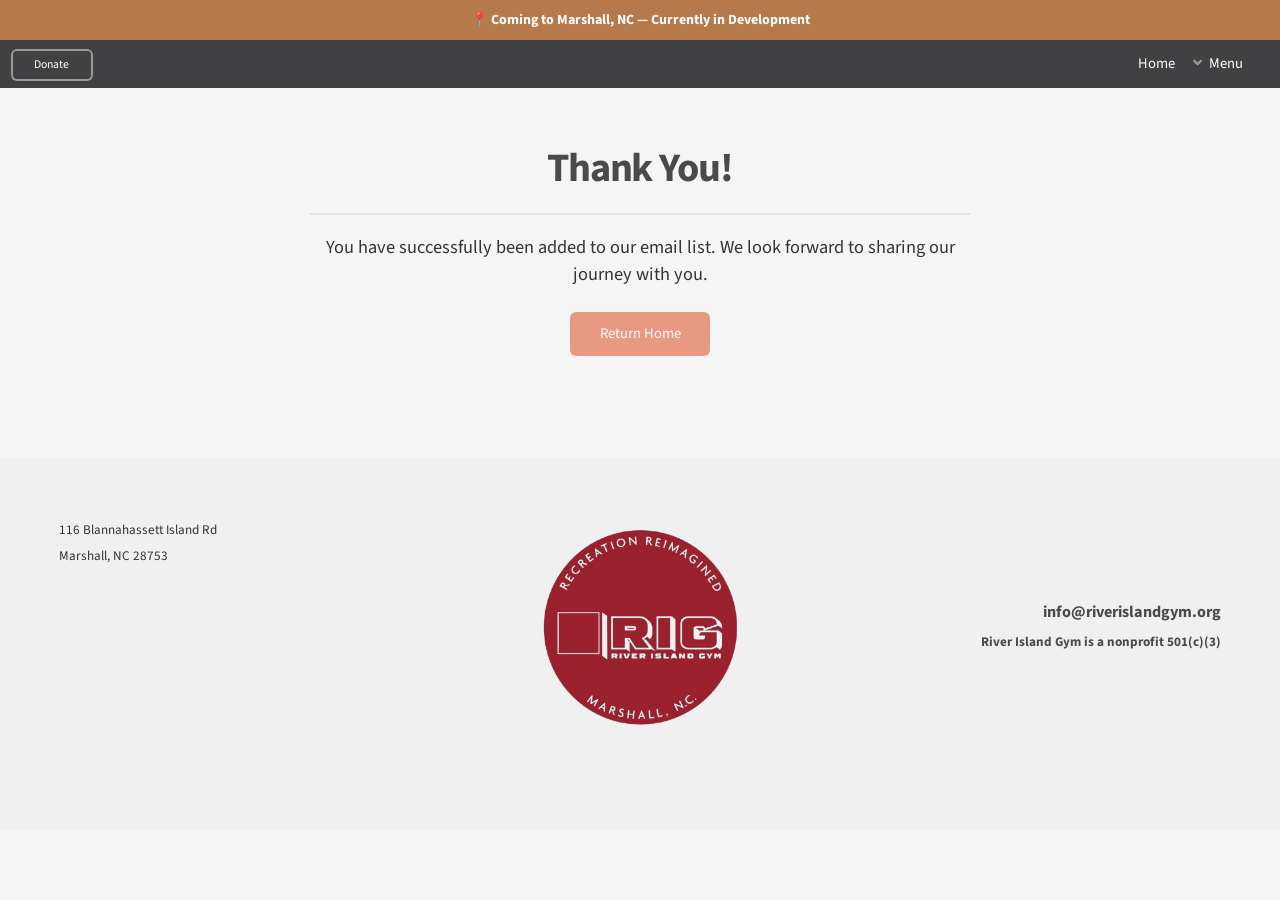
<file: success.html>
<!DOCTYPE HTML>
<!--
	River Island Gym
	Success Page
-->
<html lang="en">
	<head>
		<title>Thank You | River Island Gym</title>
		<meta charset="utf-8" />
		<meta name="viewport" content="width=device-width, initial-scale=1" />
		<meta name="description" content="Thank you for contacting River Island Gym." />
		<link rel="icon" href="images/favicon.png" type="image/png" />
		<link rel="stylesheet" href="assets/css/main.css" />
			<!-- Google tag (gtag.js) -->
		<script async src="https://www.googletagmanager.com/gtag/js?id=G-6VCPHJTY31"></script>
		<script>
		window.dataLayer = window.dataLayer || [];
		function gtag(){dataLayer.push(arguments);}
		gtag('js', new Date());

		gtag('config', 'G-6VCPHJTY31');
		</script>

	</head>

	<body class="is-preload">

		<!-- Announcement Bar -->
			<div id="announcement-bar">
				📍 Coming to Marshall, NC — Currently in Development
			</div>

		<div id="page-wrapper">

			<!-- Header -->
				<header id="header">
					<ul class="header-left-nav">
						<li><a href="donate.html" class="button primary small">Donate</a></li>
					</ul>
					<nav id="nav">
						<ul>
							<li><a href="index.html">Home</a></li>
							<li>
								<a href="#" class="icon solid fa-angle-down">Menu</a>
								<ul>
									<li><a href="spaces.html">Property Features</a></li>
									<li><a href="site.html">Project Site</a></li>
									<li><a href="donate.html">Donate</a></li>
								</ul>
							</li>
						</ul>
					</nav>
				</header>

			<!-- Main -->
				<section id="main" class="container medium">
					<header>
						<h2>Thank You!</h2>
						<p>You have successfully been added to our email list. We look forward to sharing our journey with you.</p>
						<ul class="actions special">
							<li><a href="index.html" class="button primary">Return Home</a></li>
						</ul>
					</header>
				</section>

			<!-- Footer -->
				<footer id="footer">
					<div class="footer-location">
						<p>116 Blannahassett Island Rd<br>Marshall, NC 28753</p>
						<iframe src="https://maps.google.com/maps?q=116%20Blannahassett%20Island%20Rd,%20Marshall,%20NC%2028753&t=&z=13&ie=UTF8&iwloc=&output=embed" width="100%" height="150" style="border:0; border-radius: 6px; margin-top: 1em;" allowfullscreen="" loading="lazy"></iframe>
					</div>
					<div class="footer-logo">
						<img src="images/rig_red_circle.png" alt="River Island Gym Logo" />
					</div>
					<div class="footer-contact">
						<!--
						<ul class="icons">
							<li><a href="#" class="icon brands fa-twitter"><span class="label">Twitter</span></a></li>
							<li><a href="#" class="icon brands fa-facebook-f"><span class="label">Facebook</span></a></li>
							<li><a href="#" class="icon brands fa-instagram"><span class="label">Instagram</span></a></li>
						</ul>
						-->
						<h4><a href="mailto:info@riverislandgym.org">info@riverislandgym.org</a></h4>
						<h5>River Island Gym is a nonprofit 501(c)(3)</h5>
					</div>
	
				</footer>
		</div>

		<!-- Scripts -->
			<script src="assets/js/jquery.min.js"></script>
			<script src="assets/js/jquery.dropotron.min.js"></script>
			<script src="assets/js/jquery.scrollex.min.js"></script>
			<script src="assets/js/browser.min.js"></script>
			<script src="assets/js/breakpoints.min.js"></script>
			<script src="assets/js/util.js"></script>
			<script src="assets/js/main.js"></script>

	</body>
</html>
</file>
<file: assets/css/main.css>
@import url("https://cdnjs.cloudflare.com/ajax/libs/font-awesome/5.15.4/css/all.min.css");
@import url("https://fonts.googleapis.com/css?family=Source+Sans+Pro:300,400,700,300italic,400italic,700italic");

	html, body, div, span, applet, object,
	iframe, h1, h2, h3, h4, h5, h6, p, blockquote,
	pre, a, abbr, acronym, address, big, cite,
	code, del, dfn, em, img, ins, kbd, q, s, samp,
	small, strike, strong, sub, sup, tt, var, b,
	u, i, center, dl, dt, dd, ol, ul, li, fieldset,
	form, label, legend, table, caption, tbody,
	tfoot, thead, tr, th, td, article, aside,
	canvas, details, embed, figure, figcaption,
	footer, header, hgroup, menu, nav, output, ruby,
	section, summary, time, mark, audio, video {
		margin: 0;
		padding: 0;
		border: 0;
		font-size: 100%;
		font: inherit;
		vertical-align: baseline;
	}

	article, aside, details, figcaption, figure,
	footer, header, hgroup, menu, nav, section {
		display: block;
	}

	body {
		line-height: 1;
	}

	ol, ul {
		list-style: none;
	}

	blockquote, q {
		quotes: none;
	}

		blockquote:before, blockquote:after, q:before, q:after {
			content: '';
			content: none;
		}

	table {
		border-collapse: collapse;
		border-spacing: 0;
	}

	body {
		-webkit-text-size-adjust: none;
	}

	mark {
		background-color: transparent;
		color: inherit;
	}

	input::-moz-focus-inner {
		border: 0;
		padding: 0;
	}

	input, select, textarea {
		-moz-appearance: none;
		-webkit-appearance: none;
		-ms-appearance: none;
		appearance: none;
	}

/* Basic */

	@-ms-viewport {
		width: device-width;
	}

	body {
		-ms-overflow-style: scrollbar;
	}

	@media screen and (max-width: 480px) {

		html, body {
			min-width: 320px;
		}

	}

	html {
		box-sizing: border-box;
	}

	*, *:before, *:after {
		box-sizing: inherit;
	}

	body {
		background: #f5f5f5;
	}

	body, input, select, textarea {
		color: #333333;
		font-family: "Source Sans Pro", sans-serif;
		font-size: 16pt;
		font-weight: 400;
		line-height: 1.75em;
		letter-spacing: 0;
	}

	a {
		-moz-transition: color 0.2s ease-in-out, border-bottom-color 0.2s ease-in-out;
		-webkit-transition: color 0.2s ease-in-out, border-bottom-color 0.2s ease-in-out;
		-ms-transition: color 0.2s ease-in-out, border-bottom-color 0.2s ease-in-out;
		transition: color 0.2s ease-in-out, border-bottom-color 0.2s ease-in-out;
		border-bottom: dotted 1px;
		color: #e89980;
		text-decoration: none;
	}

		a:hover {
			border-bottom-color: transparent;
		}

	strong, b {
		color: #333333;
		font-weight: 700;
	}

	em, i {
		font-style: italic;
	}

	p {
		margin: 0 0 2em 0;
	}

	h1, h2, h3, h4, h5, h6 {
		color: #4a4a4a;
		font-weight: 700;
		line-height: 1.25em;
		margin: 0 0 0.5em 0;
		letter-spacing: -0.02em;
	}

		h1 a, h2 a, h3 a, h4 a, h5 a, h6 a {
			color: inherit;
			text-decoration: none;
		}

	h1, h2 {
		font-size: 2.25em;
		line-height: 1.3em;
		letter-spacing: -0.025em;
	}

	h3 {
		font-size: 1.75em;
		line-height: 1.35em;
		letter-spacing: -0.02em;
	}

	h4 {
		font-size: 1.1em;
		line-height: 1.5em;
		letter-spacing: 0;
	}

	h5 {
		font-size: 0.9em;
		line-height: 1.5em;
		letter-spacing: 0;
	}

	h6 {
		font-size: 0.7em;
		line-height: 1.5em;
		letter-spacing: 0;
	}

	sub {
		font-size: 0.8em;
		position: relative;
		top: 0.5em;
	}

	sup {
		font-size: 0.8em;
		position: relative;
		top: -0.5em;
	}

	hr {
		border: 0;
		border-bottom: solid 2px #e5e5e5;
		margin: 2em 0;
	}

		hr.major {
			margin: 3em 0;
		}

	blockquote {
		border-left: solid 4px #e5e5e5;
		font-style: italic;
		margin: 0 0 2em 0;
		padding: 0.5em 0 0.5em 2em;
	}

	pre {
		-webkit-overflow-scrolling: touch;
		background: #f8f8f8;
		border-radius: 6px;
		border: solid 1px #e5e5e5;
		font-family: monospace;
		font-size: 0.9em;
		line-height: 1.75em;
		margin: 0 0 2em 0;
		overflow-x: auto;
		padding: 1em 1.5em;
	}

	code {
		background: #f8f8f8;
		border-radius: 6px;
		border: solid 1px #e5e5e5;
		font-family: monospace;
		font-size: 0.9em;
		margin: 0 0.25em;
		padding: 0.25em 0.65em;
	}

	.align-left {
		text-align: left;
	}

	.align-center {
		text-align: center;
	}

	.align-right {
		text-align: right;
	}

/* Row */

	.row {
		display: flex;
		flex-wrap: wrap;
		box-sizing: border-box;
		align-items: stretch;
	}

		.row > * {
			box-sizing: border-box;
		}

		.row.gtr-uniform > * > :last-child {
			margin-bottom: 0;
		}

		.row.aln-left {
			justify-content: flex-start;
		}

		.row.aln-center {
			justify-content: center;
		}

		.row.aln-right {
			justify-content: flex-end;
		}

		.row.aln-top {
			align-items: flex-start;
		}

		.row.aln-middle {
			align-items: center;
		}

		.row.aln-bottom {
			align-items: flex-end;
		}

		.row > .imp {
			order: -1;
		}

		.row > .col-1 {
			width: 8.33333%;
		}

		.row > .off-1 {
			margin-left: 8.333333%;
		}

		.row > .col-2 {
			width: 16.66667%;
		}

		.row > .off-2 {
			margin-left: 16.66667%;
		}

		.row > .col-3 {
			width: 25%;
		}

		.row > .off-3 {
			margin-left: 25%;
		}

		.row > .col-4 {
			width: 33.33333%;
		}

		.row > .off-4 {
			margin-left: 33.33333%;
		}

		.row > .col-5 {
			width: 41.66667%;
		}

		.row > .off-5 {
			margin-left: 41.66667%;
		}

		.row > .col-6 {
			width: 50%;
		}

		.row > .off-6 {
			margin-left: 50%;
		}

		.row > .col-7 {
			width: 58.33333%;
		}

		.row > .off-7 {
			margin-left: 58.33333%;
		}

		.row > .col-8 {
			width: 66.66667%;
		}

		.row > .off-8 {
			margin-left: 66.66667%;
		}

		.row > .col-9 {
			width: 75%;
		}

		.row > .off-9 {
			margin-left: 75%;
		}

		.row > .col-10 {
			width: 83.33333%;
		}

		.row > .off-10 {
			margin-left: 83.33333%;
		}

		.row > .col-11 {
			width: 91.66667%;
		}

		.row > .off-11 {
			margin-left: 91.66667%;
		}

		.row > .col-12 {
			width: 100%;
		}

		.row > .off-12 {
			margin-left: 100%;
		}

		.row.gtr-0 {
			margin-top: 0;
			margin-left: 0em;
		}

			.row.gtr-0 > * {
				padding: 0 0 0 0em;
			}

			.row.gtr-0.gtr-uniform {
				margin-top: 0em;
			}

				.row.gtr-0.gtr-uniform > * {
					padding-top: 0em;
				}

		.row.gtr-25 {
			margin-top: 0;
			margin-left: -0.5em;
		}

			.row.gtr-25 > * {
				padding: 0 0 0 0.5em;
			}

			.row.gtr-25.gtr-uniform {
				margin-top: -0.5em;
			}

				.row.gtr-25.gtr-uniform > * {
					padding-top: 0.5em;
				}

		.row.gtr-50 {
			margin-top: 0;
			margin-left: -1em;
		}

			.row.gtr-50 > * {
				padding: 0 0 0 1em;
			}

			.row.gtr-50.gtr-uniform {
				margin-top: -1em;
			}

				.row.gtr-50.gtr-uniform > * {
					padding-top: 1em;
				}

		.row {
			margin-top: 0;
			margin-left: -2em;
		}

			.row > * {
				padding: 0 0 0 2em;
			}

			.row.gtr-uniform {
				margin-top: -2em;
			}

				.row.gtr-uniform > * {
					padding-top: 2em;
				}

		.row.gtr-150 {
			margin-top: 0;
			margin-left: -3em;
		}

			.row.gtr-150 > * {
				padding: 0 0 0 3em;
			}

			.row.gtr-150.gtr-uniform {
				margin-top: -3em;
			}

				.row.gtr-150.gtr-uniform > * {
					padding-top: 3em;
				}

		.row.gtr-200 {
			margin-top: 0;
			margin-left: -4em;
		}

			.row.gtr-200 > * {
				padding: 0 0 0 4em;
			}

			.row.gtr-200.gtr-uniform {
				margin-top: -4em;
			}

				.row.gtr-200.gtr-uniform > * {
					padding-top: 4em;
				}

		@media screen and (max-width: 1680px) {

			.row {
				display: flex;
				flex-wrap: wrap;
				box-sizing: border-box;
				align-items: stretch;
			}

				.row > * {
					box-sizing: border-box;
				}

				.row.gtr-uniform > * > :last-child {
					margin-bottom: 0;
				}

				.row.aln-left {
					justify-content: flex-start;
				}

				.row.aln-center {
					justify-content: center;
				}

				.row.aln-right {
					justify-content: flex-end;
				}

				.row.aln-top {
					align-items: flex-start;
				}

				.row.aln-middle {
					align-items: center;
				}

				.row.aln-bottom {
					align-items: flex-end;
				}

				.row > .imp-wide {
					order: -1;
				}

				.row > .col-1-wide {
					width: 8.33333%;
				}

				.row > .off-1-wide {
					margin-left: 8.33333%;
				}

				.row > .col-2-wide {
					width: 16.66667%;
				}

				.row > .off-2-wide {
					margin-left: 16.66667%;
				}

				.row > .col-3-wide {
					width: 25%;
				}

				.row > .off-3-wide {
					margin-left: 25%;
				}

				.row > .col-4-wide {
					width: 33.33333%;
				}

				.row > .off-4-wide {
					margin-left: 33.33333%;
				}

				.row > .col-5-wide {
					width: 41.66667%;
				}

				.row > .off-5-wide {
					margin-left: 41.66667%;
				}

				.row > .col-6-wide {
					width: 50%;
				}

				.row > .off-6-wide {
					margin-left: 50%;
				}

				.row > .col-7-wide {
					width: 58.33333%;
				}

				.row > .off-7-wide {
					margin-left: 58.33333%;
				}

				.row > .col-8-wide {
					width: 66.66667%;
				}

				.row > .off-8-wide {
					margin-left: 66.66667%;
				}

				.row > .col-9-wide {
					width: 75%;
				}

				.row > .off-9-wide {
					margin-left: 75%;
				}

				.row > .col-10-wide {
					width: 83.33333%;
				}

				.row > .off-10-wide {
					margin-left: 83.33333%;
				}

				.row > .col-11-wide {
					width: 91.66667%;
				}

				.row > .off-11-wide {
					margin-left: 91.66667%;
				}

				.row > .col-12-wide {
					width: 100%;
				}

				.row > .off-12-wide {
					margin-left: 100%;
				}

				.row.gtr-0 {
					margin-top: 0;
					margin-left: 0em;
				}

					.row.gtr-0 > * {
						padding: 0 0 0 0em;
					}

					.row.gtr-0.gtr-uniform {
						margin-top: 0em;
					}

						.row.gtr-0.gtr-uniform > * {
							padding-top: 0em;
						}

				.row.gtr-25 {
					margin-top: 0;
					margin-left: -0.5em;
				}

					.row.gtr-25 > * {
						padding: 0 0 0 0.5em;
					}

					.row.gtr-25.gtr-uniform {
						margin-top: -0.5em;
					}

						.row.gtr-25.gtr-uniform > * {
							padding-top: 0.5em;
						}

				.row.gtr-50 {
					margin-top: 0;
					margin-left: -1em;
				}

					.row.gtr-50 > * {
						padding: 0 0 0 1em;
					}

					.row.gtr-50.gtr-uniform {
						margin-top: -1em;
					}

						.row.gtr-50.gtr-uniform > * {
							padding-top: 1em;
						}

				.row {
					margin-top: 0;
					margin-left: -2em;
				}

					.row > * {
						padding: 0 0 0 2em;
					}

					.row.gtr-uniform {
						margin-top: -2em;
					}

						.row.gtr-uniform > * {
							padding-top: 2em;
						}

				.row.gtr-150 {
					margin-top: 0;
					margin-left: -3em;
				}

					.row.gtr-150 > * {
						padding: 0 0 0 3em;
					}

					.row.gtr-150.gtr-uniform {
						margin-top: -3em;
					}

						.row.gtr-150.gtr-uniform > * {
							padding-top: 3em;
						}

				.row.gtr-200 {
					margin-top: 0;
					margin-left: -4em;
				}

					.row.gtr-200 > * {
						padding: 0 0 0 4em;
					}

					.row.gtr-200.gtr-uniform {
						margin-top: -4em;
					}

						.row.gtr-200.gtr-uniform > * {
							padding-top: 4em;
						}

		}

		@media screen and (max-width: 1280px) {

			.row {
				display: flex;
				flex-wrap: wrap;
				box-sizing: border-box;
				align-items: stretch;
			}

				.row > * {
					box-sizing: border-box;
				}

				.row.gtr-uniform > * > :last-child {
					margin-bottom: 0;
				}

				.row.aln-left {
					justify-content: flex-start;
				}

				.row.aln-center {
					justify-content: center;
				}

				.row.aln-right {
					justify-content: flex-end;
				}

				.row.aln-top {
					align-items: flex-start;
				}

				.row.aln-middle {
					align-items: center;
				}

				.row.aln-bottom {
					align-items: flex-end;
				}

				.row > .imp-normal {
					order: -1;
				}

				.row > .col-1-normal {
					width: 8.33333%;
				}

				.row > .off-1-normal {
					margin-left: 8.33333%;
				}

				.row > .col-2-normal {
					width: 16.66667%;
				}

				.row > .off-2-normal {
					margin-left: 16.66667%;
				}

				.row > .col-3-normal {
					width: 25%;
				}

				.row > .off-3-normal {
					margin-left: 25%;
				}

				.row > .col-4-normal {
					width: 33.33333%;
				}

				.row > .off-4-normal {
					margin-left: 33.33333%;
				}

				.row > .col-5-normal {
					width: 41.66667%;
				}

				.row > .off-5-normal {
					margin-left: 41.66667%;
				}

				.row > .col-6-normal {
					width: 50%;
				}

				.row > .off-6-normal {
					margin-left: 50%;
				}

				.row > .col-7-normal {
					width: 58.33333%;
				}

				.row > .off-7-normal {
					margin-left: 58.33333%;
				}

				.row > .col-8-normal {
					width: 66.66667%;
				}

				.row > .off-8-normal {
					margin-left: 66.66667%;
				}

				.row > .col-9-normal {
					width: 75%;
				}

				.row > .off-9-normal {
					margin-left: 75%;
				}

				.row > .col-10-normal {
					width: 83.33333%;
				}

				.row > .off-10-normal {
					margin-left: 83.33333%;
				}

				.row > .col-11-normal {
					width: 91.66667%;
				}

				.row > .off-11-normal {
					margin-left: 91.66667%;
				}

				.row > .col-12-normal {
					width: 100%;
				}

				.row > .off-12-normal {
					margin-left: 100%;
				}

				.row.gtr-0 {
					margin-top: 0;
					margin-left: 0em;
				}

					.row.gtr-0 > * {
						padding: 0 0 0 0em;
					}

					.row.gtr-0.gtr-uniform {
						margin-top: 0em;
					}

						.row.gtr-0.gtr-uniform > * {
							padding-top: 0em;
						}

				.row.gtr-25 {
					margin-top: 0;
					margin-left: -0.5em;
				}

					.row.gtr-25 > * {
						padding: 0 0 0 0.5em;
					}

					.row.gtr-25.gtr-uniform {
						margin-top: -0.5em;
					}

						.row.gtr-25.gtr-uniform > * {
							padding-top: 0.5em;
						}

				.row.gtr-50 {
					margin-top: 0;
					margin-left: -1em;
				}

					.row.gtr-50 > * {
						padding: 0 0 0 1em;
					}

					.row.gtr-50.gtr-uniform {
						margin-top: -1em;
					}

						.row.gtr-50.gtr-uniform > * {
							padding-top: 1em;
						}

				.row {
					margin-top: 0;
					margin-left: -2em;
				}

					.row > * {
						padding: 0 0 0 2em;
					}

					.row.gtr-uniform {
						margin-top: -2em;
					}

						.row.gtr-uniform > * {
							padding-top: 2em;
						}

				.row.gtr-150 {
					margin-top: 0;
					margin-left: -3em;
				}

					.row.gtr-150 > * {
						padding: 0 0 0 3em;
					}

					.row.gtr-150.gtr-uniform {
						margin-top: -3em;
					}

						.row.gtr-150.gtr-uniform > * {
							padding-top: 3em;
						}

				.row.gtr-200 {
					margin-top: 0;
					margin-left: -4em;
				}

					.row.gtr-200 > * {
						padding: 0 0 0 4em;
					}

					.row.gtr-200.gtr-uniform {
						margin-top: -4em;
					}

						.row.gtr-200.gtr-uniform > * {
							padding-top: 4em;
						}

		}

		@media screen and (max-width: 980px) {

			.row {
				display: flex;
				flex-wrap: wrap;
				box-sizing: border-box;
				align-items: stretch;
			}

				.row > * {
					box-sizing: border-box;
				}

				.row.gtr-uniform > * > :last-child {
					margin-bottom: 0;
				}

				.row.aln-left {
					justify-content: flex-start;
				}

				.row.aln-center {
					justify-content: center;
				}

				.row.aln-right {
					justify-content: flex-end;
				}

				.row.aln-top {
					align-items: flex-start;
				}

				.row.aln-middle {
					align-items: center;
				}

				.row.aln-bottom {
					align-items: flex-end;
				}

				.row > .imp-narrow {
					order: -1;
				}

				.row > .col-1-narrow {
					width: 8.33333%;
				}

				.row > .off-1-narrow {
					margin-left: 8.33333%;
				}

				.row > .col-2-narrow {
					width: 16.66667%;
				}

				.row > .off-2-narrow {
					margin-left: 16.66667%;
				}

				.row > .col-3-narrow {
					width: 25%;
				}

				.row > .off-3-narrow {
					margin-left: 25%;
				}

				.row > .col-4-narrow {
					width: 33.33333%;
				}

				.row > .off-4-narrow {
					margin-left: 33.33333%;
				}

				.row > .col-5-narrow {
					width: 41.66667%;
				}

				.row > .off-5-narrow {
					margin-left: 41.66667%;
				}

				.row > .col-6-narrow {
					width: 50%;
				}

				.row > .off-6-narrow {
					margin-left: 50%;
				}

				.row > .col-7-narrow {
					width: 58.33333%;
				}

				.row > .off-7-narrow {
					margin-left: 58.33333%;
				}

				.row > .col-8-narrow {
					width: 66.66667%;
				}

				.row > .off-8-narrow {
					margin-left: 66.66667%;
				}

				.row > .col-9-narrow {
					width: 75%;
				}

				.row > .off-9-narrow {
					margin-left: 75%;
				}

				.row > .col-10-narrow {
					width: 83.33333%;
				}

				.row > .off-10-narrow {
					margin-left: 83.33333%;
				}

				.row > .col-11-narrow {
					width: 91.66667%;
				}

				.row > .off-11-narrow {
					margin-left: 91.66667%;
				}

				.row > .col-12-narrow {
					width: 100%;
				}

				.row > .off-12-narrow {
					margin-left: 100%;
				}

				.row.gtr-0 {
					margin-top: 0;
					margin-left: 0em;
				}

					.row.gtr-0 > * {
						padding: 0 0 0 0em;
					}

					.row.gtr-0.gtr-uniform {
						margin-top: 0em;
					}

						.row.gtr-0.gtr-uniform > * {
							padding-top: 0em;
						}

				.row.gtr-25 {
					margin-top: 0;
					margin-left: -0.5em;
				}

					.row.gtr-25 > * {
						padding: 0 0 0 0.5em;
					}

					.row.gtr-25.gtr-uniform {
						margin-top: -0.5em;
					}

						.row.gtr-25.gtr-uniform > * {
							padding-top: 0.5em;
						}

				.row.gtr-50 {
					margin-top: 0;
					margin-left: -1em;
				}

					.row.gtr-50 > * {
						padding: 0 0 0 1em;
					}

					.row.gtr-50.gtr-uniform {
						margin-top: -1em;
					}

						.row.gtr-50.gtr-uniform > * {
							padding-top: 1em;
						}

				.row {
					margin-top: 0;
					margin-left: -2em;
				}

					.row > * {
						padding: 0 0 0 2em;
					}

					.row.gtr-uniform {
						margin-top: -2em;
					}

						.row.gtr-uniform > * {
							padding-top: 2em;
						}

				.row.gtr-150 {
					margin-top: 0;
					margin-left: -3em;
				}

					.row.gtr-150 > * {
						padding: 0 0 0 3em;
					}

					.row.gtr-150.gtr-uniform {
						margin-top: -3em;
					}

						.row.gtr-150.gtr-uniform > * {
							padding-top: 3em;
						}

				.row.gtr-200 {
					margin-top: 0;
					margin-left: -4em;
				}

					.row.gtr-200 > * {
						padding: 0 0 0 4em;
					}

					.row.gtr-200.gtr-uniform {
						margin-top: -4em;
					}

						.row.gtr-200.gtr-uniform > * {
							padding-top: 4em;
						}

		}

		@media screen and (max-width: 840px) {

			.row {
				display: flex;
				flex-wrap: wrap;
				box-sizing: border-box;
				align-items: stretch;
			}

				.row > * {
					box-sizing: border-box;
				}

				.row.gtr-uniform > * > :last-child {
					margin-bottom: 0;
				}

				.row.aln-left {
					justify-content: flex-start;
				}

				.row.aln-center {
					justify-content: center;
				}

				.row.aln-right {
					justify-content: flex-end;
				}

				.row.aln-top {
					align-items: flex-start;
				}

				.row.aln-middle {
					align-items: center;
				}

				.row.aln-bottom {
					align-items: flex-end;
				}

				.row > .imp-narrower {
					order: -1;
				}

				.row > .col-1-narrower {
					width: 8.33333%;
				}

				.row > .off-1-narrower {
					margin-left: 8.33333%;
				}

				.row > .col-2-narrower {
					width: 16.66667%;
				}

				.row > .off-2-narrower {
					margin-left: 16.66667%;
				}

				.row > .col-3-narrower {
					width: 25%;
				}

				.row > .off-3-narrower {
					margin-left: 25%;
				}

				.row > .col-4-narrower {
					width: 33.33333%;
				}

				.row > .off-4-narrower {
					margin-left: 33.33333%;
				}

				.row > .col-5-narrower {
					width: 41.66667%;
				}

				.row > .off-5-narrower {
					margin-left: 41.66667%;
				}

				.row > .col-6-narrower {
					width: 50%;
				}

				.row > .off-6-narrower {
					margin-left: 50%;
				}

				.row > .col-7-narrower {
					width: 58.33333%;
				}

				.row > .off-7-narrower {
					margin-left: 58.33333%;
				}

				.row > .col-8-narrower {
					width: 66.66667%;
				}

				.row > .off-8-narrower {
					margin-left: 66.66667%;
				}

				.row > .col-9-narrower {
					width: 75%;
				}

				.row > .off-9-narrower {
					margin-left: 75%;
				}

				.row > .col-10-narrower {
					width: 83.33333%;
				}

				.row > .off-10-narrower {
					margin-left: 83.33333%;
				}

				.row > .col-11-narrower {
					width: 91.66667%;
				}

				.row > .off-11-narrower {
					margin-left: 91.66667%;
				}

				.row > .col-12-narrower {
					width: 100%;
				}

				.row > .off-12-narrower {
					margin-left: 100%;
				}

				.row.gtr-0 {
					margin-top: 0;
					margin-left: 0em;
				}

					.row.gtr-0 > * {
						padding: 0 0 0 0em;
					}

					.row.gtr-0.gtr-uniform {
						margin-top: 0em;
					}

						.row.gtr-0.gtr-uniform > * {
							padding-top: 0em;
						}

				.row.gtr-25 {
					margin-top: 0;
					margin-left: -0.5em;
				}

					.row.gtr-25 > * {
						padding: 0 0 0 0.5em;
					}

					.row.gtr-25.gtr-uniform {
						margin-top: -0.5em;
					}

						.row.gtr-25.gtr-uniform > * {
							padding-top: 0.5em;
						}

				.row.gtr-50 {
					margin-top: 0;
					margin-left: -1em;
				}

					.row.gtr-50 > * {
						padding: 0 0 0 1em;
					}

					.row.gtr-50.gtr-uniform {
						margin-top: -1em;
					}

						.row.gtr-50.gtr-uniform > * {
							padding-top: 1em;
						}

				.row {
					margin-top: 0;
					margin-left: -2em;
				}

					.row > * {
						padding: 0 0 0 2em;
					}

					.row.gtr-uniform {
						margin-top: -2em;
					}

						.row.gtr-uniform > * {
							padding-top: 2em;
						}

				.row.gtr-150 {
					margin-top: 0;
					margin-left: -3em;
				}

					.row.gtr-150 > * {
						padding: 0 0 0 3em;
					}

					.row.gtr-150.gtr-uniform {
						margin-top: -3em;
					}

						.row.gtr-150.gtr-uniform > * {
							padding-top: 3em;
						}

				.row.gtr-200 {
					margin-top: 0;
					margin-left: -4em;
				}

					.row.gtr-200 > * {
						padding: 0 0 0 4em;
					}

					.row.gtr-200.gtr-uniform {
						margin-top: -4em;
					}

						.row.gtr-200.gtr-uniform > * {
							padding-top: 4em;
						}

		}

		@media screen and (max-width: 736px) {

			.row {
				display: flex;
				flex-wrap: wrap;
				box-sizing: border-box;
				align-items: stretch;
			}

				.row > * {
					box-sizing: border-box;
				}

				.row.gtr-uniform > * > :last-child {
					margin-bottom: 0;
				}

				.row.aln-left {
					justify-content: flex-start;
				}

				.row.aln-center {
					justify-content: center;
				}

				.row.aln-right {
					justify-content: flex-end;
				}

				.row.aln-top {
					align-items: flex-start;
				}

				.row.aln-middle {
					align-items: center;
				}

				.row.aln-bottom {
					align-items: flex-end;
				}

				.row > .imp-mobile {
					order: -1;
				}

				.row > .col-1-mobile {
					width: 8.33333%;
				}

				.row > .off-1-mobile {
					margin-left: 8.33333%;
				}

				.row > .col-2-mobile {
					width: 16.66667%;
				}

				.row > .off-2-mobile {
					margin-left: 16.66667%;
				}

				.row > .col-3-mobile {
					width: 25%;
				}

				.row > .off-3-mobile {
					margin-left: 25%;
				}

				.row > .col-4-mobile {
					width: 33.33333%;
				}

				.row > .off-4-mobile {
					margin-left: 33.33333%;
				}

				.row > .col-5-mobile {
					width: 41.66667%;
				}

				.row > .off-5-mobile {
					margin-left: 41.66667%;
				}

				.row > .col-6-mobile {
					width: 50%;
				}

				.row > .off-6-mobile {
					margin-left: 50%;
				}

				.row > .col-7-mobile {
					width: 58.33333%;
				}

				.row > .off-7-mobile {
					margin-left: 58.33333%;
				}

				.row > .col-8-mobile {
					width: 66.66667%;
				}

				.row > .off-8-mobile {
					margin-left: 66.66667%;
				}

				.row > .col-9-mobile {
					width: 75%;
				}

				.row > .off-9-mobile {
					margin-left: 75%;
				}

				.row > .col-10-mobile {
					width: 83.33333%;
				}

				.row > .off-10-mobile {
					margin-left: 83.33333%;
				}

				.row > .col-11-mobile {
					width: 91.66667%;
				}

				.row > .off-11-mobile {
					margin-left: 91.66667%;
				}

				.row > .col-12-mobile {
					width: 100%;
				}

				.row > .off-12-mobile {
					margin-left: 100%;
				}

				.row.gtr-0 {
					margin-top: 0;
					margin-left: 0em;
				}

					.row.gtr-0 > * {
						padding: 0 0 0 0em;
					}

					.row.gtr-0.gtr-uniform {
						margin-top: 0em;
					}

						.row.gtr-0.gtr-uniform > * {
							padding-top: 0em;
						}

				.row.gtr-25 {
					margin-top: 0;
					margin-left: -0.5em;
				}

					.row.gtr-25 > * {
						padding: 0 0 0 0.5em;
					}

					.row.gtr-25.gtr-uniform {
						margin-top: -0.5em;
					}

						.row.gtr-25.gtr-uniform > * {
							padding-top: 0.5em;
						}

				.row.gtr-50 {
					margin-top: 0;
					margin-left: -1em;
				}

					.row.gtr-50 > * {
						padding: 0 0 0 1em;
					}

					.row.gtr-50.gtr-uniform {
						margin-top: -1em;
					}

						.row.gtr-50.gtr-uniform > * {
							padding-top: 1em;
						}

				.row {
					margin-top: 0;
					margin-left: -2em;
				}

					.row > * {
						padding: 0 0 0 2em;
					}

					.row.gtr-uniform {
						margin-top: -2em;
					}

						.row.gtr-uniform > * {
							padding-top: 2em;
						}

				.row.gtr-150 {
					margin-top: 0;
					margin-left: -3em;
				}

					.row.gtr-150 > * {
						padding: 0 0 0 3em;
					}

					.row.gtr-150.gtr-uniform {
						margin-top: -3em;
					}

						.row.gtr-150.gtr-uniform > * {
							padding-top: 3em;
						}

				.row.gtr-200 {
					margin-top: 0;
					margin-left: -4em;
				}

					.row.gtr-200 > * {
						padding: 0 0 0 4em;
					}

					.row.gtr-200.gtr-uniform {
						margin-top: -4em;
					}

						.row.gtr-200.gtr-uniform > * {
							padding-top: 4em;
						}

		}

		@media screen and (max-width: 480px) {

			.row {
				display: flex;
				flex-wrap: wrap;
				box-sizing: border-box;
				align-items: stretch;
			}

				.row > * {
					box-sizing: border-box;
				}

				.row.gtr-uniform > * > :last-child {
					margin-bottom: 0;
				}

				.row.aln-left {
					justify-content: flex-start;
				}

				.row.aln-center {
					justify-content: center;
				}

				.row.aln-right {
					justify-content: flex-end;
				}

				.row.aln-top {
					align-items: flex-start;
				}

				.row.aln-middle {
					align-items: center;
				}

				.row.aln-bottom {
					align-items: flex-end;
				}

				.row > .imp-mobilep {
					order: -1;
				}

				.row > .col-1-mobilep {
					width: 8.33333%;
				}

				.row > .off-1-mobilep {
					margin-left: 8.33333%;
				}

				.row > .col-2-mobilep {
					width: 16.66667%;
				}

				.row > .off-2-mobilep {
					margin-left: 16.66667%;
				}

				.row > .col-3-mobilep {
					width: 25%;
				}

				.row > .off-3-mobilep {
					margin-left: 25%;
				}

				.row > .col-4-mobilep {
					width: 33.33333%;
				}

				.row > .off-4-mobilep {
					margin-left: 33.33333%;
				}

				.row > .col-5-mobilep {
					width: 41.66667%;
				}

				.row > .off-5-mobilep {
					margin-left: 41.66667%;
				}

				.row > .col-6-mobilep {
					width: 50%;
				}

				.row > .off-6-mobilep {
					margin-left: 50%;
				}

				.row > .col-7-mobilep {
					width: 58.33333%;
				}

				.row > .off-7-mobilep {
					margin-left: 58.33333%;
				}

				.row > .col-8-mobilep {
					width: 66.66667%;
				}

				.row > .off-8-mobilep {
					margin-left: 66.66667%;
				}

				.row > .col-9-mobilep {
					width: 75%;
				}

				.row > .off-9-mobilep {
					margin-left: 75%;
				}

				.row > .col-10-mobilep {
					width: 83.33333%;
				}

				.row > .off-10-mobilep {
					margin-left: 83.33333%;
				}

				.row > .col-11-mobilep {
					width: 91.66667%;
				}

				.row > .off-11-mobilep {
					margin-left: 91.66667%;
				}

				.row > .col-12-mobilep {
					width: 100%;
				}

				.row > .off-12-mobilep {
					margin-left: 100%;
				}

				.row.gtr-0 {
					margin-top: 0;
					margin-left: 0em;
				}

					.row.gtr-0 > * {
						padding: 0 0 0 0em;
					}

					.row.gtr-0.gtr-uniform {
						margin-top: 0em;
					}

						.row.gtr-0.gtr-uniform > * {
							padding-top: 0em;
						}

				.row.gtr-25 {
					margin-top: 0;
					margin-left: -0.5em;
				}

					.row.gtr-25 > * {
						padding: 0 0 0 0.5em;
					}

					.row.gtr-25.gtr-uniform {
						margin-top: -0.5em;
					}

						.row.gtr-25.gtr-uniform > * {
							padding-top: 0.5em;
						}

				.row.gtr-50 {
					margin-top: 0;
					margin-left: -1em;
				}

					.row.gtr-50 > * {
						padding: 0 0 0 1em;
					}

					.row.gtr-50.gtr-uniform {
						margin-top: -1em;
					}

						.row.gtr-50.gtr-uniform > * {
							padding-top: 1em;
						}

				.row {
					margin-top: 0;
					margin-left: -2em;
				}

					.row > * {
						padding: 0 0 0 2em;
					}

					.row.gtr-uniform {
						margin-top: -2em;
					}

						.row.gtr-uniform > * {
							padding-top: 2em;
						}

				.row.gtr-150 {
					margin-top: 0;
					margin-left: -3em;
				}

					.row.gtr-150 > * {
						padding: 0 0 0 3em;
					}

					.row.gtr-150.gtr-uniform {
						margin-top: -3em;
					}

						.row.gtr-150.gtr-uniform > * {
							padding-top: 3em;
						}

				.row.gtr-200 {
					margin-top: 0;
					margin-left: -4em;
				}

					.row.gtr-200 > * {
						padding: 0 0 0 4em;
					}

					.row.gtr-200.gtr-uniform {
						margin-top: -4em;
					}

						.row.gtr-200.gtr-uniform > * {
							padding-top: 4em;
						}

		}

/* Container */

	.container {
		margin: 0 auto;
		max-width: calc(100% - 5em);
		width: 60em;
	}

		.container.xsmall {
			width: 15em;
		}

		.container.small {
			width: 30em;
		}

		.container.medium {
			width: 45em;
		}

		.container.large {
			width: 75em;
		}

		.container.xlarge {
			width: 90em;
		}

		.container.max {
			width: 100%;
		}

		@media screen and (max-width: 840px) {

			.container {
				width: 100% !important;
			}

		}

		@media screen and (max-width: 736px) {

			.container {
				max-width: 100%;
			}

		}

/* Section/Article */

	section.special, article.special {
		text-align: center;
	}

	header p {
		color: #999;
		position: relative;
		margin: 0 0 1.5em 0;
		font-style: italic;
	}

	header h1 + p, header h2 + p {
		font-size: 1.25em;
		margin-top: -1em;
		line-height: 1.5em;
	}

	header h3 + p {
		font-size: 1.1em;
		margin-top: -0.85em;
		line-height: 1.5em;
	}

	header h4 + p,
	header h5 + p,
	header h6 + p {
		font-size: 0.8em;
		margin-top: -0.5em;
		line-height: 1.5em;
	}

	header.major {
		text-align: center;
	}

		header.major h1, header.major h2 {
			margin: 0;

		}

		header.major p {
			display: inline-block;
			border-top: solid 2px #e5e5e5;
			color: #333333;
			margin: 1.5em 0 0 0;
			padding: 1.5em 0 0 0;
			font-style: normal;
			line-height: 1.75em;
			text-align: left;
		}

/* Form */

	form {
		margin: 0 0 2em 0;
	}

	label {
		color: #4a4a4a;
		display: block;
		font-size: 0.9em;
		font-weight: 600;
		margin: 0 0 1em 0;
	}

	input[type="text"],
	input[type="password"],
	input[type="email"],
	select,
	textarea {
		-moz-appearance: none;
		-webkit-appearance: none;
		-ms-appearance: none;
		appearance: none;
		background-color: #f8f8f8;
		border-radius: 6px;
		border: solid 1px #e5e5e5;
		color: inherit;
		display: block;
		outline: 0;
		padding: 0 1em;
		text-decoration: none;
		width: 100%;
	}

		input[type="text"]:invalid,
		input[type="password"]:invalid,
		input[type="email"]:invalid,
		select:invalid,
		textarea:invalid {
			box-shadow: none;
		}

		input[type="text"]:focus,
		input[type="password"]:focus,
		input[type="email"]:focus,
		select:focus,
		textarea:focus {
			border-color: #e89980;
			box-shadow: 0 0 0 2px #e89980;
		}

	select {
		background-image: url("data:image/svg+xml;charset=utf8,%3Csvg xmlns='http://www.w3.org/2000/svg' width='40' height='40' preserveAspectRatio='none' viewBox='0 0 40 40'%3E%3Cpath d='M9.4,12.3l10.4,10.4l10.4-10.4c0.2-0.2,0.5-0.4,0.9-0.4c0.3,0,0.6,0.1,0.9,0.4l3.3,3.3c0.2,0.2,0.4,0.5,0.4,0.9 c0,0.4-0.1,0.6-0.4,0.9L20.7,31.9c-0.2,0.2-0.5,0.4-0.9,0.4c-0.3,0-0.6-0.1-0.9-0.4L4.3,17.3c-0.2-0.2-0.4-0.5-0.4-0.9 c0-0.4,0.1-0.6,0.4-0.9l3.3-3.3c0.2-0.2,0.5-0.4,0.9-0.4S9.1,12.1,9.4,12.3z' fill='%23e5e5e5' /%3E%3C/svg%3E");
		background-size: 1.25em;
		background-repeat: no-repeat;
		background-position: calc(100% - 1em) center;
		height: 3em;
		padding-right: 3em;
		text-overflow: ellipsis;
	}

		select option {
			color: #777;
			background-color: #f5f5f5;
		}

		select:focus::-ms-value {
			background-color: transparent;
		}

		select::-ms-expand {
			display: none;
		}

	input[type="text"],
	input[type="password"],
	input[type="email"],
	select {
		height: 3em;
	}

	textarea {
		padding: 0.75em 1em;
	}

	input[type="checkbox"],
	input[type="radio"] {
		-moz-appearance: none;
		-webkit-appearance: none;
		-ms-appearance: none;
		appearance: none;
		display: block;
		float: left;
		margin-right: -2em;
		opacity: 0;
		width: 1em;
		z-index: -1;
	}

		input[type="checkbox"] + label,
		input[type="radio"] + label {
			text-decoration: none;
			color: #777;
			cursor: pointer;
			display: inline-block;
			font-size: 1em;
			font-weight: 300;
			padding-left: 2.55em;
			padding-right: 0.75em;
			position: relative;
		}

			input[type="checkbox"] + label:before,
			input[type="radio"] + label:before {
				-moz-osx-font-smoothing: grayscale;
				-webkit-font-smoothing: antialiased;
				display: inline-block;
				font-style: normal;
				font-variant: normal;
				text-rendering: auto;
				line-height: 1;
				text-transform: none !important;
				font-family: 'Font Awesome 5 Free';
				font-weight: 900;
			}

			input[type="checkbox"] + label:before,
			input[type="radio"] + label:before {
				background: #f8f8f8;
				border-radius: 6px;
				border: solid 1px #e5e5e5;
				content: '';
				display: inline-block;
				font-size: 0.8em;
				height: 2.25em;
				left: 0;
				line-height: 2.25em;
				position: absolute;
				text-align: center;
				top: 0;
				width: 2.25em;
			}

		input[type="checkbox"]:checked + label:before,
		input[type="radio"]:checked + label:before {
			background: #666;
			border-color: #666;
			color: #ffffff;
			content: '\f00c';
		}

		input[type="checkbox"]:focus + label:before,
		input[type="radio"]:focus + label:before {
			border-color: #e89980;
			box-shadow: 0 0 0 1px #e89980;
		}

	input[type="checkbox"] + label:before {
		border-radius: 6px;
	}

	input[type="radio"] + label:before {
		border-radius: 100%;
	}

	::-webkit-input-placeholder {
		color: #999 !important;
		opacity: 1.0;
	}

	:-moz-placeholder {
		color: #999 !important;
		opacity: 1.0;
	}

	::-moz-placeholder {
		color: #999 !important;
		opacity: 1.0;
	}

	:-ms-input-placeholder {
		color: #999 !important;
		opacity: 1.0;
	}

/* Box */

	.box {
		background: #fff;
		border-radius: 6px;
		box-shadow: 0 2px 0 0 #e5e5e5;
		margin: 0 0 2em 0;
		padding: 3em;
	}

		.box > :last-child {
			margin-bottom: 0;
		}

		.box.alt {
			background: none !important;
			border-radius: 0 !important;
			box-shadow: none !important;
			margin: 0 0 2em 0;
			padding: 0 !important;
		}

		.box.features .features-row {
			border-top: solid 2px #e5e5e5;
			position: relative;
		}

			.box.features .features-row:after {
				clear: both;
				content: '';
				display: block;
			}

			.box.features .features-row section {
				float: left;
				padding: 3em;
				width: 33.3333%;
			}

				.box.features .features-row section :last-child {
					margin-bottom: 0;
				}

				.box.features .features-row section:nth-child(3n) {
					padding-right: 0;
				}

					.box.features .features-row section:nth-child(3n-1):before,
					.box.features .features-row section:nth-child(3n):before {
						background: #e5e5e5;
						content: '';
						display: block;
						height: 100%;
						margin-left: -3em;
						position: absolute;
						top: 0;
						width: 2px;
					}

				.box.features .features-row section:nth-child(3n-2) {
					padding-left: 0;
				}

			.box.features .features-row:first-child {
				border-top: 0;
			}

				.box.features .features-row:first-child section {
					padding-top: 0;
				}

			.box.features .features-row:last-child {
				padding-bottom: 0;
			}

				.box.features .features-row:last-child section {
					padding-bottom: 0;
				}

		.box.special {
			text-align: center;
		}

		.box .image.featured {
			border-radius: 0;
			display: block;
			margin: 3em 0 3em -3em;
			position: relative;
			width: calc(100% + 6em);
		}

			.box .image.featured img {
				border-radius: 0;
				display: block;
				width: 100%;
			}

			.box .image.featured.fixed-ratio img {
				aspect-ratio: 3 / 2;
				object-fit: cover;
			}

			.box .image.featured:first-child {
				border-radius: 6px 6px 0 0;
				margin-bottom: 3em;
				margin-top: -3em;
			}

				.box .image.featured:first-child img {
					border-radius: 6px 6px 0 0;
				}

			.box .image.featured:last-child {
				border-radius: 0 0 6px 6px;
				margin-bottom: -3em;
				margin-top: 3em;
			}

				.box .image.featured:last-child img {
					border-radius: 0 0 6px 6px;
				}

/* Icon */

	.icon {
		text-decoration: none;
		border-bottom: none;
		position: relative;
	}

		.icon:before {
			-moz-osx-font-smoothing: grayscale;
			-webkit-font-smoothing: antialiased;
			display: inline-block;
			font-style: normal;
			font-variant: normal;
			text-rendering: auto;
			line-height: 1;
			text-transform: none !important;
			font-family: 'Font Awesome 5 Free';
			font-weight: 400;
		}

		.icon > .label {
			display: none;
		}

		.icon:before {
			line-height: inherit;
		}

		.icon.solid:before {
			font-weight: 900;
		}

		.icon.brands:before {
			font-family: 'Font Awesome 5 Brands';
		}

		.icon.major {
			background: #666;
			border-radius: 100%;
			color: #ffffff;
			cursor: default;
			display: inline-block;
			height: 5.5em;
			line-height: 5.5em;
			margin: 0 0 2em 0;
			width: 5.5em;
		}

			.icon.major:before {
				font-size: 2.5em;
			}

			.icon.major.accent1 {
				background: #666;
				color: #ffffff;
			}

			.icon.major.accent2 {
				background: #99222E;
				color: #ffffff;
			}

			.icon.major.accent3 {
				background: #123D66;
				color: #ffffff;
			}

			.icon.major.accent4 {
				background: #6294CD;
				color: #ffffff;
			}

			.icon.major.accent5 {
				background: #e5cb95;
				color: #ffffff;
			}

/* Image */

	.image {
		border-radius: 6px;
		border: 0;
		display: inline-block;
		position: relative;
	}

		.image img {
			border-radius: 6px;
			display: block;
		}

		.image.left {
			float: left;
			padding: 0 1.5em 1em 0;
			top: 0.25em;
		}

		.image.right {
			float: right;
			padding: 0 0 1em 1.5em;
			top: 0.25em;
		}

		.image.fit {
			display: block;
			margin: 0 0 2em 0;
			width: 100%;
		}

			.image.fit.medium {
				max-width: 720px;
				margin-left: auto;
				margin-right: auto;
			}

			.image.fit img {
				display: block;
				width: 100%;
			}

			.image.fit.fixed-ratio img,
			.image.fixed-ratio img {
				aspect-ratio: 3 / 2;
				object-fit: cover;
			}

/* List */

	ol {
		list-style: decimal;
		margin: 0 0 2em 0;
		padding-left: 1.25em;
	}

		ol li {
			padding-left: 0.25em;
		}

	ul {
		list-style: disc;
		margin: 0 0 2em 0;
		padding-left: 1em;
	}

		ul li {
			padding-left: 0.5em;
		}

		ul.alt {
			list-style: none;
			padding-left: 0;
		}

			ul.alt li {
				border-top: solid 1px #e5e5e5;
				padding: 0.5em 0;
			}

				ul.alt li:first-child {
					border-top: 0;
					padding-top: 0;
				}

		ul.icons {
			cursor: default;
			list-style: none;
			padding-left: 0;
		}

			ul.icons li {
				display: inline-block;
				padding: 0 1.25em 0 0;
			}

				ul.icons li:last-child {
					padding-right: 0;
				}

				ul.icons li .icon {
					color: inherit;
				}

					ul.icons li .icon:before {
						font-size: 1.75em;
					}

	dl {
		margin: 0 0 2em 0;
	}

/* Actions */

	ul.actions {
		display: -moz-flex;
		display: -webkit-flex;
		display: -ms-flex;
		display: flex;
		cursor: default;
		list-style: none;
		margin-left: -1em;
		padding-left: 0;
	}

		ul.actions li {
			padding: 0 0 0 1em;
			vertical-align: middle;
		}

		ul.actions.special {
			-moz-justify-content: center;
			-webkit-justify-content: center;
			-ms-justify-content: center;
			justify-content: center;
			width: 100%;
			margin-left: 0;
		}

			ul.actions.special li:first-child {
				padding-left: 0;
			}

		ul.actions.stacked {
			-moz-flex-direction: column;
			-webkit-flex-direction: column;
			-ms-flex-direction: column;
			flex-direction: column;
			margin-left: 0;
		}

			ul.actions.stacked li {
				padding: 1.3em 0 0 0;
			}

				ul.actions.stacked li:first-child {
					padding-top: 0;
				}

		ul.actions.fit {
			width: calc(100% + 1em);
		}

			ul.actions.fit li {
				-moz-flex-grow: 1;
				-webkit-flex-grow: 1;
				-ms-flex-grow: 1;
				flex-grow: 1;
				-moz-flex-shrink: 1;
				-webkit-flex-shrink: 1;
				-ms-flex-shrink: 1;
				flex-shrink: 1;
				width: 100%;
			}

				ul.actions.fit li > * {
					width: 100%;
				}

			ul.actions.fit.stacked {
				width: 100%;
			}

		@media screen and (max-width: 480px) {

			ul.actions:not(.fixed) {
				-moz-flex-direction: column;
				-webkit-flex-direction: column;
				-ms-flex-direction: column;
				flex-direction: column;
				margin-left: 0;
				width: 100% !important;
			}

				ul.actions:not(.fixed) li {
					-moz-flex-grow: 1;
					-webkit-flex-grow: 1;
					-ms-flex-grow: 1;
					flex-grow: 1;
					-moz-flex-shrink: 1;
					-webkit-flex-shrink: 1;
					-ms-flex-shrink: 1;
					flex-shrink: 1;
					padding: 1em 0 0 0;
					text-align: center;
					width: 100%;
				}

					ul.actions:not(.fixed) li > * {
						width: 100%;
					}

					ul.actions:not(.fixed) li:first-child {
						padding-top: 0;
					}

					ul.actions:not(.fixed) li input[type="submit"],
					ul.actions:not(.fixed) li input[type="reset"],
					ul.actions:not(.fixed) li input[type="button"],
					ul.actions:not(.fixed) li button,
					ul.actions:not(.fixed) li .button {
						width: 100%;
					}

						ul.actions:not(.fixed) li input[type="submit"].icon:before,
						ul.actions:not(.fixed) li input[type="reset"].icon:before,
						ul.actions:not(.fixed) li input[type="button"].icon:before,
						ul.actions:not(.fixed) li button.icon:before,
						ul.actions:not(.fixed) li .button.icon:before {
							margin-left: -0.5em;
						}

		}

/* Table */

	.table-wrapper {
		-webkit-overflow-scrolling: touch;
		overflow-x: auto;
	}

	table {
		margin: 0 0 2em 0;
		width: 100%;
	}

		table tbody tr {
			border: solid 1px #e5e5e5;
			border-left: 0;
			border-right: 0;
		}

			table tbody tr:nth-child(2n + 1) {
				background-color: #f8f8f8;
			}

		table td {
			padding: 0.75em 0.75em;
		}

		table th {
			color: #646464;
			font-size: 0.9em;
			font-weight: 300;
			padding: 0 0.75em 0.75em 0.75em;
			text-align: left;
		}

		table thead {
			border-bottom: solid 2px #e5e5e5;
		}

		table tfoot {
			border-top: solid 2px #e5e5e5;
		}

		table.alt {
			border-collapse: separate;
		}

			table.alt tbody tr td {
				border: solid 1px #e5e5e5;
				border-left-width: 0;
				border-top-width: 0;
			}

				table.alt tbody tr td:first-child {
					border-left-width: 1px;
				}

			table.alt tbody tr:first-child td {
				border-top-width: 1px;
			}

			table.alt thead {
				border-bottom: 0;
			}

			table.alt tfoot {
				border-top: 0;
			}

/* Button */

	input[type="submit"],
	input[type="reset"],
	input[type="button"],
	.button {
		-moz-appearance: none;
		-webkit-appearance: none;
		-ms-appearance: none;
		appearance: none;
		-moz-transition: background-color 0.2s ease-in-out, color 0.2s ease-in-out;
		-webkit-transition: background-color 0.2s ease-in-out, color 0.2s ease-in-out;
		-ms-transition: background-color 0.2s ease-in-out, color 0.2s ease-in-out;
		transition: background-color 0.2s ease-in-out, color 0.2s ease-in-out;
		background-color: #666;
		border-radius: 6px;
		border: 0;
		color: #ffffff;
		cursor: pointer;
		display: inline-block;
		font-weight: 400;
		height: 3em;
		line-height: 3em;
		padding: 0 2em;
		text-align: center;
		text-decoration: none;
		white-space: nowrap;
	}

		input[type="submit"]:hover,
		input[type="reset"]:hover,
		input[type="button"]:hover,
		.button:hover {
			background-color: #737373;
		}

		input[type="submit"]:active,
		input[type="reset"]:active,
		input[type="button"]:active,
		.button:active {
			background-color: #595959;
		}

		input[type="submit"].icon,
		input[type="reset"].icon,
		input[type="button"].icon,
		.button.icon {
			padding-left: 1.35em;
		}

			input[type="submit"].icon:before,
			input[type="reset"].icon:before,
			input[type="button"].icon:before,
			.button.icon:before {
				margin-right: 0.5em;
			}

		input[type="submit"].fit,
		input[type="reset"].fit,
		input[type="button"].fit,
		.button.fit {
			width: 100%;
		}

		input[type="submit"].small,
		input[type="reset"].small,
		input[type="button"].small,
		.button.small {
			font-size: 0.8em;
			height: 2.7em;
			line-height: 2.7em;
		}

		input[type="submit"].large,
		input[type="reset"].large,
		input[type="button"].large,
		.button.large {
			font-size: 1.25em;
			height: 2.7em;
			line-height: 2.7em;
		}

		input[type="submit"].alt,
		input[type="reset"].alt,
		input[type="button"].alt,
		.button.alt {
			background-color: transparent;
			box-shadow: inset 0 0 0 2px #e5e5e5;
			color: #777;
		}

			input[type="submit"].alt:hover,
			input[type="reset"].alt:hover,
			input[type="button"].alt:hover,
			.button.alt:hover {
				background-color: #f8f8f8;
			}

			input[type="submit"].alt:active,
			input[type="reset"].alt:active,
			input[type="button"].alt:active,
			.button.alt:active {
				background-color: #f0f0f0;
			}

			input[type="submit"].alt.icon:before,
			input[type="reset"].alt.icon:before,
			input[type="button"].alt.icon:before,
			.button.alt.icon:before {
				color: #999;
			}

		input[type="submit"].primary,
		input[type="reset"].primary,
		input[type="button"].primary,
		.button.primary {
			background-color: #e89980;
			color: #ffffff !important;
		}

			input[type="submit"].primary:hover,
			input[type="reset"].primary:hover,
			input[type="button"].primary:hover,
			.button.primary:hover {
				background-color: #ecaa96;
			}

			input[type="submit"].primary:active,
			input[type="reset"].primary:active,
			input[type="button"].primary:active,
			.button.primary:active {
				background-color: #e4886a;
			}

		input[type="submit"].primary.small,
		input[type="reset"].primary.small,
		input[type="button"].primary.small,
		.button.primary.small {
			background-color: #6294CD;
		}

			input[type="submit"].primary.small:hover,
			input[type="reset"].primary.small:hover,
			input[type="button"].primary.small:hover,
			.button.primary.small:hover {
				background-color: #7aa5d5;
			}

			input[type="submit"].primary.small:active,
			input[type="reset"].primary.small:active,
			input[type="button"].primary.small:active,
			.button.primary.small:active {
				background-color: #4b83c5;
			}

		input[type="submit"].disabled, input[type="submit"]:disabled,
		input[type="reset"].disabled,
		input[type="reset"]:disabled,
		input[type="button"].disabled,
		input[type="button"]:disabled,
		.button.disabled,
		.button:disabled {
			background-color: #777 !important;
			box-shadow: inset 0 -0.15em 0 0 rgba(0, 0, 0, 0.15);
			color: #f5f5f5 !important;
			cursor: default;
			opacity: 0.25;
		}

/* Announcement Bar */

	#announcement-bar {
		background-color: #B6794C;
		color: #ffffff;
		text-align: center;
		height: 40px;
		line-height: 40px;
		font-size: 14px;
		font-weight: 700;
		position: fixed;
		top: 0;
		left: 0;
		width: 100%;
		z-index: 10001;
	}

/* Header */

	#page-wrapper {
		padding-top: calc(3em + 40px);
	}

	body.landing #page-wrapper {
		padding-top: 0;
	}

	@-moz-keyframes reveal-header {
		0% {
			top: -5em;
		}

		100% {
			top: 40px;
		}
	}

	@-webkit-keyframes reveal-header {
		0% {
			top: -5em;
		}

		100% {
			top: 40px;
		}
	}

	@-ms-keyframes reveal-header {
		0% {
			top: -5em;
		}

		100% {
			top: 40px;
		}
	}

	@keyframes reveal-header {
		0% {
			top: -5em;
		}

		100% {
			top: 40px;
		}
	}

	#header {
		background: #414042;
		color: #bbb;
		cursor: default;
		height: 3.25em;
		left: 0;
		line-height: 3.25em;
		position: fixed;
		top: 40px;
		width: 100%;
		z-index: 10000;
	}

	.header-left-nav {
			list-style: none;
			margin: 0;
			padding-left: 0;
			color: inherit;
			height: inherit;
			left: 0.75em;
			line-height: inherit;
			position: absolute;
			top: 0;
			li {
				display: inline-block;
				padding-left: 0;
				list-style: none;
			}
		}

		#header h1 {
			color: inherit;
			height: inherit;
			left: 1.25em;
			line-height: inherit;
			margin: 0;
			padding: 0;
			position: absolute;
			top: 0;
		}

			#header h1 a {
				color: #fff;
				font-weight: 400;
				border: 0;
			}

		#header nav {
			height: inherit;
			line-height: inherit;
			position: absolute;
			right: 2em;
			top: 0;
			vertical-align: middle;
		}

			#header nav > ul {
				list-style: none;
				margin: 0;
				padding-left: 0;
			}

				#header nav > ul > li {
					display: inline-block;
					padding-left: 0;
				}

					#header nav > ul > li > ul {
						display: none;
					}

					#header nav > ul > li a {
						display: inline-block;
						height: 2em;
						line-height: 1.95em;
						padding: 0 0.5em;
						border-radius: 6px;
					}

					#header nav > ul > li a:not(.button) {
						color: #fff;
						display: inline-block;
						text-decoration: none;
						border: 0;
					}

						#header nav > ul > li a:not(.button).icon:before {
							color: #999;
							margin-right: 0.5em;
						}

					#header nav > ul > li:first-child {
						margin-left: 0;
					}

					#header nav > ul > li.active a:not(.button) {
						background-color: rgba(153, 153, 153, 0.25);
					}

					#header nav > ul > li .button {
						margin: 0 0 0 0.5em;
						position: relative;
					}

		#header input[type="submit"],
		#header input[type="reset"],
		#header input[type="button"],
		#header .button {
			background-color: transparent;
			box-shadow: inset 0 0 0 2px #999;
			color: #fff;
		}

			#header input[type="submit"]:hover,
			#header input[type="reset"]:hover,
			#header input[type="button"]:hover,
			#header .button:hover {
				background-color: rgba(153, 153, 153, 0.25);
			}

			#header input[type="submit"]:active,
			#header input[type="reset"]:active,
			#header input[type="button"]:active,
			#header .button:active {
				background-color: rgba(153, 153, 153, 0.5);
			}

			#header .button.primary.small {
				background-color: transparent;
				box-shadow: inset 0 0 0 2px #999;
				color: #ffffff !important;
			}

			#header .button.primary.small:hover {
				background-color: rgba(153, 153, 153, 0.25);
			}

			#header .button.primary.small:active {
				background-color: rgba(153, 153, 153, 0.5);
			}

		#header .container {
			position: relative;
		}

			#header .container h1 {
				left: 0;
			}

			#header .container nav {
				right: 0;
			}

		#header.reveal {
			-moz-animation: reveal-header 0.5s;
			-webkit-animation: reveal-header 0.5s;
			-ms-animation: reveal-header 0.5s;
			animation: reveal-header 0.5s;
		}

		#header.alt {
			-moz-animation: none;
			-webkit-animation: none;
			-ms-animation: none;
			animation: none;
			background: none;
			color: rgba(255, 255, 255, 0.75);
			position: absolute;
		}

			#header.alt nav > ul > li a:not(.button).icon:before {
				color: rgba(255, 255, 255, 0.75);
			}

			#header.alt nav > ul > li.active a:not(.button) {
				background-color: rgba(255, 255, 255, 0.2);
			}

			#header.alt input[type="submit"],
			#header.alt input[type="reset"],
			#header.alt input[type="button"],
			#header.alt .button {
				box-shadow: inset 0 0 0 2px rgba(255, 255, 255, 0.5);
			}

				#header.alt input[type="submit"]:hover,
				#header.alt input[type="reset"]:hover,
				#header.alt input[type="button"]:hover,
				#header.alt .button:hover {
					background-color: rgba(255, 255, 255, 0.1);
				}

				#header.alt input[type="submit"]:active,
				#header.alt input[type="reset"]:active,
				#header.alt input[type="button"]:active,
				#header.alt .button:active {
					background-color: rgba(255, 255, 255, 0.2);
				}

	.dropotron {
		background: #fff;
		border-radius: 6px;
		box-shadow: 0 2px 0 0 rgba(0, 0, 0, 0.065), inset 0 -1px 0 0 #fff, inset 0 0 0 1px rgba(229, 229, 229, 0.5);
		list-style: none;
		margin: calc(-0.5em + 1px) 0 0 1px;
		padding: 0.5em 0;
		width: 11em;
	}

		.dropotron li {
			padding: 0;
		}

			.dropotron li a, .dropotron li span {
				-moz-transition: none;
				-webkit-transition: none;
				-ms-transition: none;
				transition: none;
				border: 0;
				border-top: solid 1px #f2f2f2;
				color: inherit;
				display: block;
				padding: 0.15em 1em;
			}

			.dropotron li:first-child > a, .dropotron li:first-child > span {
				border-top: 0;
			}

			.dropotron li.active > a, .dropotron li.active > span, .dropotron li:hover > a, .dropotron li:hover > span {
				background: #e89980;
				color: #ffffff;
			}

		.dropotron.level-0 {
			font-size: 0.9em;
			margin: 1em 0 0 0;
		}

			.dropotron.level-0:before {
				-moz-transform: rotate(45deg);
				-webkit-transform: rotate(45deg);
				-ms-transform: rotate(45deg);
				transform: rotate(45deg);
				background: #fff;
				border: solid 1px rgba(229, 229, 229, 0.5);
				border-bottom: 0;
				border-right: 0;
				box-shadow: -0.25em -0.125em 0.125em 0 rgba(0, 0, 0, 0.015);
				content: '';
				display: block;
				height: 0.75em;
				position: absolute;
				right: 1.25em;
				top: -0.375em;
				width: 0.75em;
				z-index: 0;
			}

/* Banner */

	#banner {
		background-attachment: fixed;
		background-color: #666;
		background-image: url("../../images/top_banner.jpg");
		background-position: center center;
		background-repeat: no-repeat;
		background-size: cover;
		color: #fff;
		padding: 12em 0 20em 0;
		text-align: center;
	}

		#banner .logo img {
			max-width: 100%;
			height: auto;
		}

		#banner :last-child {
			margin-bottom: 0;
		}

		#banner .content {
			background-color: rgba(0, 0, 0, 0.5);
			padding: 2.5em 3em;
			border-radius: 6px;
			margin: 0 auto;
			max-width: 900px;
			display: inline-block;
		}

		#banner .content > :last-child {
			margin-bottom: 0;
		}

		#banner h1 {
			font-weight: 700;
			font-size: 2.5em;
			line-height: 1.35em;
			color: #ffffff;
			margin: 0 auto 0.5em auto;
		}

		#banner h2, #banner h3, #banner h4, #banner h5, #banner h6 {
			color: #414042;
		}

		#banner h2 {
			font-size: 3.5em;
			line-height: 1em;
			margin: 0 0 0.5em 0;
			padding: 0;
		}

		#banner p {
			font-size: 1.25em;
			margin-bottom: 1.75em;
			font-style: italic;
		}

		#banner p.sub-headline {
			font-weight: 400;
			font-size: 1.5em;
			font-style: normal;
			margin-bottom: 1.25em;
		}

		#banner p.status-line {
			font-size: 1.1em;
			color: #e5cb95;
			font-style: normal;
			text-transform: uppercase;
			font-weight: 700;
			letter-spacing: 0.05em;
			margin-bottom: 1.5em;
		}

		#banner input[type="submit"],
		#banner input[type="reset"],
		#banner input[type="button"],
		#banner .button {
			background-color: transparent;
			box-shadow: inset 0 0 0 2px rgba(255, 255, 255, 0.5);
			color: #fff;
			min-width: 12em;
		}

			#banner input[type="submit"]:hover,
			#banner input[type="reset"]:hover,
			#banner input[type="button"]:hover,
			#banner .button:hover {
				background-color: rgba(255, 255, 255, 0.1);
			}

			#banner input[type="submit"]:active,
			#banner input[type="reset"]:active,
			#banner input[type="button"]:active,
			#banner .button:active {
				background-color: rgba(255, 255, 255, 0.2);
			}

			#banner input[type="submit"].primary,
			#banner input[type="reset"].primary,
			#banner input[type="button"].primary,
			#banner .button.primary {
				background: #B6794C;
				color: #ffffff !important;
				box-shadow: none;
			}

				#banner input[type="submit"].primary:hover,
				#banner input[type="reset"].primary:hover,
				#banner input[type="button"].primary:hover,
				#banner .button.primary:hover {
					background-color: #c4895e;
				}

				#banner input[type="submit"].primary:active,
				#banner input[type="reset"].primary:active,
				#banner input[type="button"].primary:active,
				#banner .button.primary:active {
					background-color: #a8693a;
			}

/* Main */

	#main {
		padding: 4em 0;
	}

		#main > header {
			text-align: center;
			margin: 0 0 3em 0;
		}

			#main > header h2 {
				font-size: 2.75em;
				margin: 0;
			}

			#main > header p {
				border-top: solid 2px #e5e5e5;
				color: #333333;
				display: inline-block;
				font-style: normal;
				margin: 1em 0 0 0;
				padding: 1em 0 1.25em 0;
			}

	body.landing #main {
		margin-top: -14em;
	}

/* Footer */

	#footer {
		background: #f0f0f0;
		padding: 4em 4em 6em 4em;
		display: flex;
		flex-direction: row;
		justify-content: space-between;
		align-items: center;
	}

		#footer .footer-location {
			text-align: left;
			flex: 1;
		}

			#footer .footer-location p {
				margin: 0;
				font-size: 0.9em;
			}

		#footer .footer-location iframe {
			filter: grayscale(100%);
			max-width: 300px;
		}

		#footer .footer-logo {
			text-align: center;
			padding: 0 2em;
		}

			#footer .footer-logo img {
				width: 200px;
				height: auto;
			}

		#footer .footer-contact {
			text-align: right;
			flex: 1;
		}

			#footer .footer-contact p {
				margin: 0;
				font-size: 0.9em;
			}

			#footer .footer-contact a {
				border-bottom: none;
			}

		#footer .icons {
			margin-bottom: 1em;
		}

		#footer .icons a {
			-moz-transition: opacity 0.2s ease-in-out;
			-webkit-transition: opacity 0.2s ease-in-out;
			-ms-transition: opacity 0.2s ease-in-out;
			transition: opacity 0.2s ease-in-out;
			opacity: 0.35;
		}

			#footer .icons a:hover {
				opacity: 0.75;
			}

		#footer .copyright {
			color: #999;
			font-size: 0.9em;
			line-height: 1em;
			margin: 0;
			padding: 0;
		}

			#footer .copyright a {
				color: inherit;
			}

			#footer .copyright li {
				border-left: solid 1px #dddddd;
				display: inline-block;
				list-style: none;
				margin-left: 1em;
				padding-left: 1em;
			}

				#footer .copyright li:first-child {
					border-left: 0;
					margin-left: 0;
					padding-left: 0;
				}

/* CTA */

	#cta {
		background: #B6794C;
		color: #f9e6df;
		padding: 3.5em 0 4em 0;
		text-align: center;
	}

		#cta h2, #cta h3, #cta h4, #cta h5, #cta h6 {
			color: inherit;
		}

		#cta form {
			margin: 0 auto;
			max-width: 100%;
			width: 25em;
		}

		#cta input[type="submit"],
		#cta input[type="reset"],
		#cta input[type="button"],
		#cta .button {
			box-shadow: none;
			background: #fff;
			color: #e89980;
		}

		#cta input[type="text"],
		#cta input[type="password"],
		#cta input[type="email"],
		#cta select,
		#cta textarea {
			color: #ffffff;
			background: rgba(255, 255, 255, 0.15);
			border: 0;
		}

			#cta input[type="text"]:focus,
			#cta input[type="password"]:focus,
			#cta input[type="email"]:focus,
			#cta select:focus,
			#cta textarea:focus {
				box-shadow: inset 0 0 0 2px #fff;
			}

		#cta ::-webkit-input-placeholder {
			color: rgba(255, 255, 255, 0.75) !important;
		}

		#cta :-moz-placeholder {
			color: rgba(255, 255, 255, 0.75) !important;
		}

		#cta ::-moz-placeholder {
			color: rgba(255, 255, 255, 0.75) !important;
		}

		#cta :-ms-input-placeholder {
			color: rgba(255, 255, 255, 0.75) !important;
		}

		#cta .formerize-placeholder {
			color: rgba(255, 255, 255, 0.75) !important;
		}

/* Wide */

	@media screen and (max-width: 1680px) {

		/* Basic */

			body, input, select, textarea {
				font-size: 13pt;
			}

		/* Banner */

			#banner {
				padding: 10em 0 18em 0;
			}

	}

/* Normal */

	@media screen and (max-width: 1280px) {

		/* Basic */

			body, input, select, textarea {
				font-size: 11pt;
			}

		/* Header */

			.dropotron.level-0 {
				font-size: 1em;
			}

		/* Banner */

			#banner {
				background-attachment: scroll;
			}

				#banner h2 {
					font-size: 3.5em;
				}

	}

/* Narrow */

	@media screen and (max-width: 980px) {

		/* Basic */

			body, input, select, textarea {
				font-size: 11pt;
			}

	}

/* Narrower */

	#navPanel, #navButton {
		display: none;
	}

	@media screen and (max-width: 840px) {

		/* Basic */

			html, body {
				overflow-x: hidden;
			}

			body, input, select, textarea {
				font-size: 11pt;
			}

			h1 br, h2 br, h3 br, h4 br, h5 br, h6 br {
				display: none;
			}

			header.major {
				padding: 0 4em;
			}

		/* Box */

			.box {
				padding: 3em 2em;
			}

				.box.features > section {
					padding: 3em 2em;
				}

				.box .image.featured {
					margin-left: -2em;
					width: calc(100% + 4em);
				}

					.box .image.featured:first-child {
						margin-bottom: 3em;
						margin-top: -3em;
					}

					.box .image.featured:last-child {
						margin-bottom: -3em;
						margin-top: 3em;
					}

		/* Header */

			#page-wrapper {
				padding-top: 40px;
			}

			#header {
				display: none;
			}

		/* Banner */

		/* Nav */

			#page-wrapper {
				-moz-backface-visibility: hidden;
				-webkit-backface-visibility: hidden;
				-ms-backface-visibility: hidden;
				backface-visibility: hidden;
				-moz-transition: -moz-transform 0.5s ease;
				-webkit-transition: -webkit-transform 0.5s ease;
				-ms-transition: -ms-transform 0.5s ease;
				transition: transform 0.5s ease;
				padding-bottom: 1px;
			}

			#announcement-bar {
				-moz-backface-visibility: hidden;
				-webkit-backface-visibility: hidden;
				-ms-backface-visibility: hidden;
				backface-visibility: hidden;
				-moz-transition: -moz-transform 0.5s ease;
				-webkit-transition: -webkit-transform 0.5s ease;
				-ms-transition: -ms-transform 0.5s ease;
				transition: transform 0.5s ease;
			}

			#navButton {
				-moz-backface-visibility: hidden;
				-webkit-backface-visibility: hidden;
				-ms-backface-visibility: hidden;
				backface-visibility: hidden;
				-moz-transition: -moz-transform 0.5s ease;
				-webkit-transition: -webkit-transform 0.5s ease;
				-ms-transition: -ms-transform 0.5s ease;
				transition: transform 0.5s ease;
				display: block;
				height: 44px;
				left: 0;
				position: fixed;
				top: 40px;
				width: 100%;
				z-index: 10001;
			}

				#navButton .toggle {
					text-decoration: none;
					height: 100%;
					left: 0;
					position: absolute;
					top: 0;
					width: 100%;
					border: 0;
					outline: 0;
				}

					#navButton .toggle:before {
						-moz-osx-font-smoothing: grayscale;
						-webkit-font-smoothing: antialiased;
						display: inline-block;
						font-style: normal;
						font-variant: normal;
						text-rendering: auto;
						line-height: 1;
						text-transform: none !important;
						font-family: 'Font Awesome 5 Free';
						font-weight: 900;
					}

					#navButton .toggle:before {
						background: rgba(192, 192, 192, 0.75);
						border-radius: 6px;
						color: #fff;
						content: '\f0c9';
						display: block;
						font-size: 16px;
						height: 2.25em;
						left: 0.5em;
						line-height: 2.25em;
						position: absolute;
						text-align: center;
						top: 0.5em;
						width: 3.5em;
					}

			#navPanel {
				-moz-backface-visibility: hidden;
				-webkit-backface-visibility: hidden;
				-ms-backface-visibility: hidden;
				backface-visibility: hidden;
				-moz-transform: translateX(-275px);
				-webkit-transform: translateX(-275px);
				-ms-transform: translateX(-275px);
				transform: translateX(-275px);
				-moz-transition: -moz-transform 0.5s ease;
				-webkit-transition: -webkit-transform 0.5s ease;
				-ms-transition: -ms-transform 0.5s ease;
				transition: transform 0.5s ease;
				display: block;
				height: 100%;
				left: 0;
				overflow-y: auto;
				position: fixed;
				top: 0;
				width: 275px;
				z-index: 10002;
				background: #2b2b2b;
				color: #bbb;
			}

				#navPanel .link {
					border-bottom: 0;
					border-top: solid 1px rgba(255, 255, 255, 0.05);
					color: #bbb;
					display: block;
					height: 44px;
					line-height: 44px;
					padding: 0 1em 0 1em;
					text-decoration: none;
				}

					#navPanel .link:first-child {
						border-top: 0;
					}

					#navPanel .link.depth-0 {
						color: #fff;
					}

					#navPanel .link .indent-1 {
						display: inline-block;
						width: 1em;
					}

					#navPanel .link .indent-2 {
						display: inline-block;
						width: 2em;
					}

					#navPanel .link .indent-3 {
						display: inline-block;
						width: 3em;
					}

					#navPanel .link .indent-4 {
						display: inline-block;
						width: 4em;
					}

					#navPanel .link .indent-5 {
						display: inline-block;
						width: 5em;
					}

			body.navPanel-visible #page-wrapper {
				-moz-transform: translateX(275px);
				-webkit-transform: translateX(275px);
				-ms-transform: translateX(275px);
				transform: translateX(275px);
			}

			body.navPanel-visible #navButton {
				-moz-transform: translateX(275px);
				-webkit-transform: translateX(275px);
				-ms-transform: translateX(275px);
				transform: translateX(275px);
			}

			body.navPanel-visible #announcement-bar {
				-moz-transform: translateX(275px);
				-webkit-transform: translateX(275px);
				-ms-transform: translateX(275px);
				transform: translateX(275px);
			}

			body.navPanel-visible #navPanel {
				-moz-transform: translateX(0);
				-webkit-transform: translateX(0);
				-ms-transform: translateX(0);
				transform: translateX(0);
			}

	}

/* Mobile */

	@media screen and (max-width: 736px) {

		/* Basic */

			body, input, select, textarea {
				font-size: 11pt;
			}

			h1, h2 {
				font-size: 1.75em;
				line-height: 1.35em;
				letter-spacing: -0.025em;
			}

			h3 {
				font-size: 1.5em;
			}

			h4 {
				font-size: 1em;
			}

		/* Section/Article */

			header.major {
				padding: 1em;
			}

				header.major h1, header.major h2, header.major p {
					padding-left: 0.5em;
					padding-right: 0.5em;
				}

		/* Box */

			.box {
				margin: 1em;
				overflow-x: hidden;
				padding: 2em 2em !important;
			}

				.box.features .features-row {
					border-top: 0;
					padding: 0;
				}

					.box.features .features-row section {
						border: 0;
						border-top: solid 1px #e5e5e5 !important;
						float: none;
						margin: 2em 0 0 0 !important;
						padding: 2em 0 0 0 !important;
						width: 100%;
					}

					.box.features .features-row:first-child section:first-child {
						border-top: 0 !important;
						margin-top: 0 !important;
						padding-top: 0 !important;
					}

				.box .image.featured {
					margin-left: -2em;
					width: calc(100% + 4em);
				}

					.box .image.featured:first-child {
						margin-bottom: 2em;
						margin-top: -2em;
					}

					.box .image.featured:last-child {
						margin-bottom: -2em;
						margin-top: 2em;
					}

		/* Banner */

			#banner {
				padding: 4em 0;
			}

				#banner h1, #banner h2 {
					font-size: 2.25em;
				}

				#banner p {
					font-size: 1.25em;
				}

		/* Main */

			#main {
				padding: 4em 0 0 0;
			}

				#main > header {
					margin: 0 2em 1.5em 2em;
				}

					#main > header h1, #main > header h2 {
						font-size: 2em;
					}

					#main > header p {
						font-size: 1em;
						padding-bottom: 1em;
					}

			body.landing #main {
				padding: 0;
				margin-top: 0;
			}

		/* Footer */

			#footer {
				padding: 4em 0;
				flex-direction: column;
				justify-content: center;
			}

				#footer .footer-location {
					flex: none;
					text-align: center;
					margin-bottom: 2em;
				}

				#footer .footer-logo {
					text-align: center;
					margin-bottom: 2em;
				}

				#footer .footer-contact {
					flex: none;
					text-align: center;
					margin-bottom: 2em;
				}

					#footer .icons {
						margin-bottom: 1.5em;
					}

				#footer .copyright li {
					border-left: 0;
					display: block;
					line-height: 2em;
					margin-left: 0;
					padding-left: 0;
				}

	}

/* Mobile (Portrait) */

	@media screen and (max-width: 480px) {

		/* Basic */

			html, body {
				min-width: 320px;
			}

			body, input, select, textarea {
				font-size: 11pt;
			}

		/* Section/Article */

			header.major {
				padding: 0;
			}

		/* List */

			ul.actions {
				margin: 0 0 2em 0;
			}

				ul.actions li {
					display: block;
					padding: 1em 0 0 0;
					text-align: center;
					width: 100%;
				}

					ul.actions li:first-child {
						padding-top: 0;
					}

					ul.actions li > * {
						width: 100%;
						margin: 0 !important;
					}

						ul.actions li > *.icon:before {
							margin-left: -2em;
						}

				ul.actions.small li {
					padding: 0.5em 0 0 0;
				}

					ul.actions.small li:first-child {
						padding-top: 0;
					}

		/* Box */

			.box {
				border-radius: 0;
				box-shadow: none;
				margin: 1em 0 0 0;
				padding: 3em 1em !important;
			}

				.box.features .features-row section {
					margin: 3em 0 0 0 !important;
					padding: 3em 0 0 0 !important;
				}

				.box .image.featured {
					border-radius: 0;
					margin-left: -1em;
					width: calc(100% + 2em);
				}

					.box .image.featured img {
						border-radius: 0 !important;
					}

					.box .image.featured:first-child {
						margin-bottom: 3em;
						margin-top: -3em;
					}

					.box .image.featured:last-child {
						margin-bottom: -3em;
						margin-top: 3em;
					}

		/* Banner */

			#banner {
				padding: 5em 3em 4em 3em;
			}

		/* Main */

			#main > .box:first-child {
				margin-top: 0;
			}

		/* CTA */

			#cta {
				padding: 2.5em 1em 3em 1em;
			}

	}
</file>
